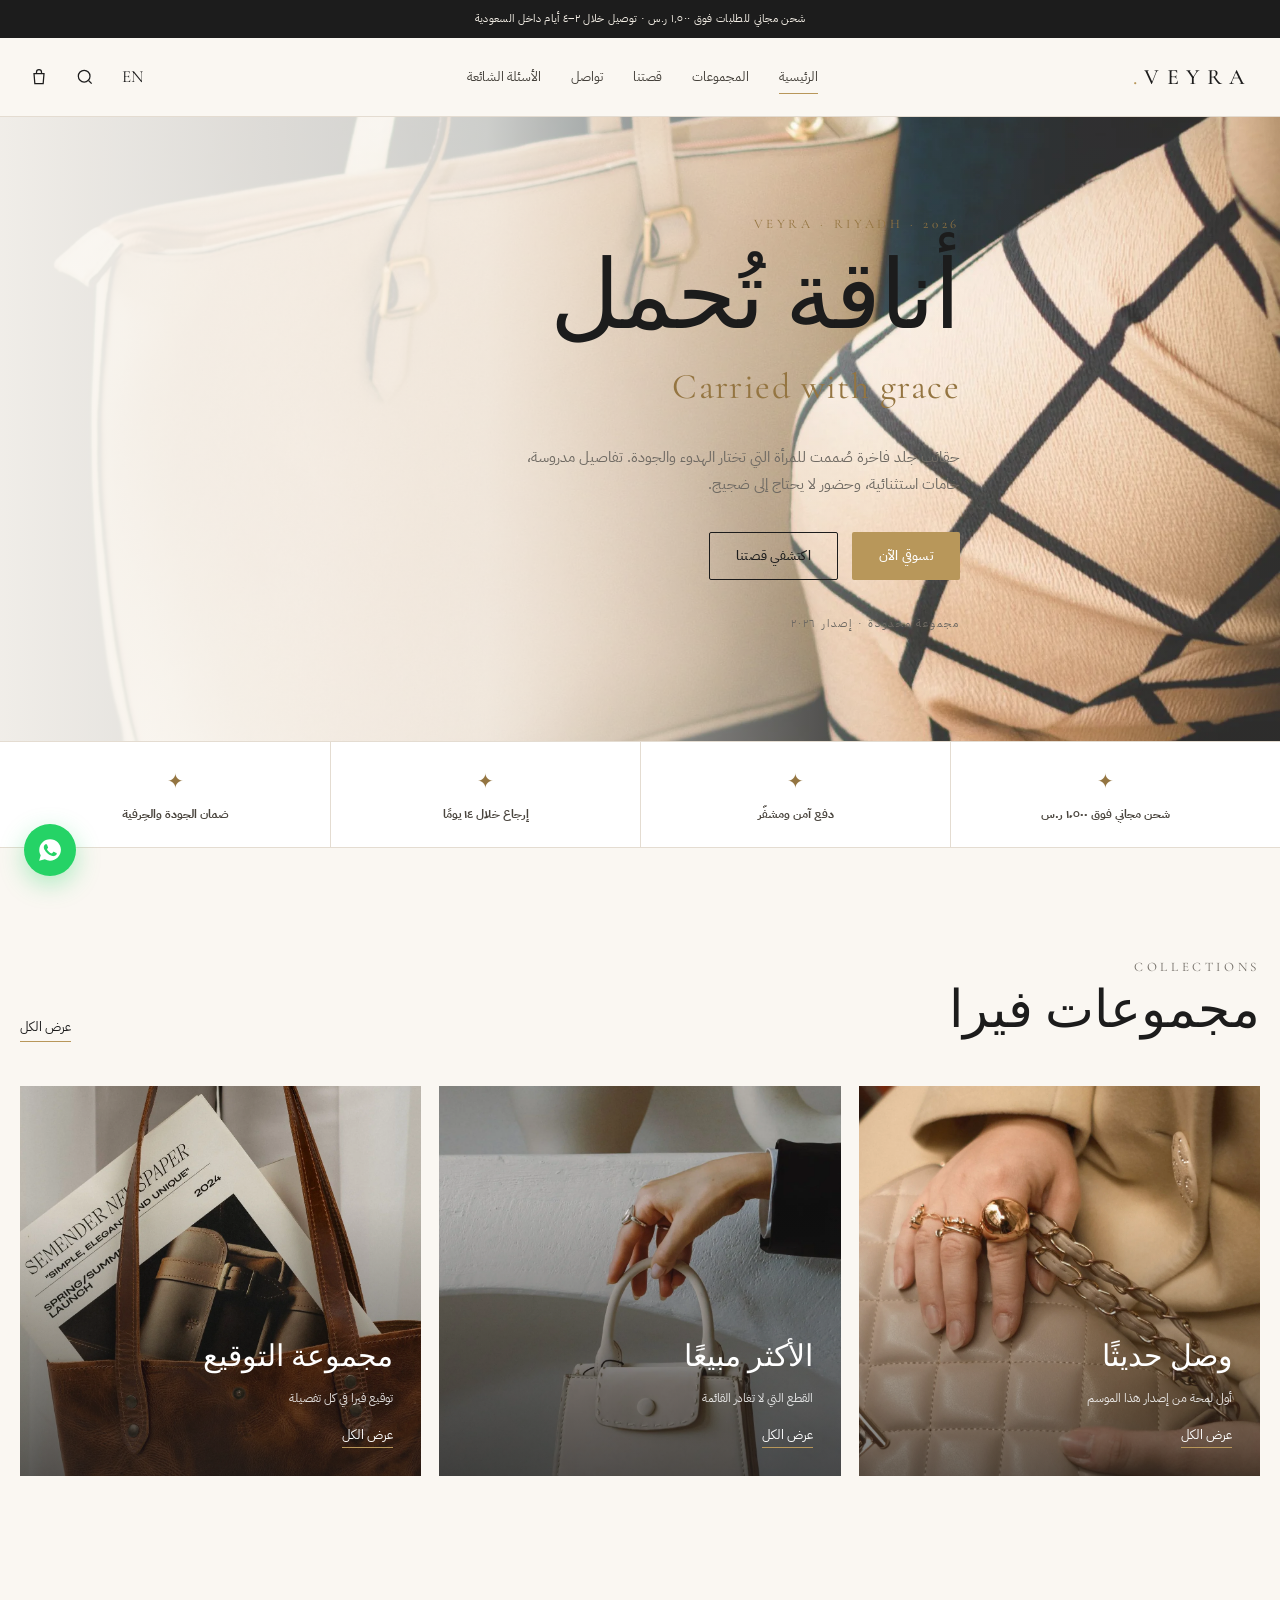
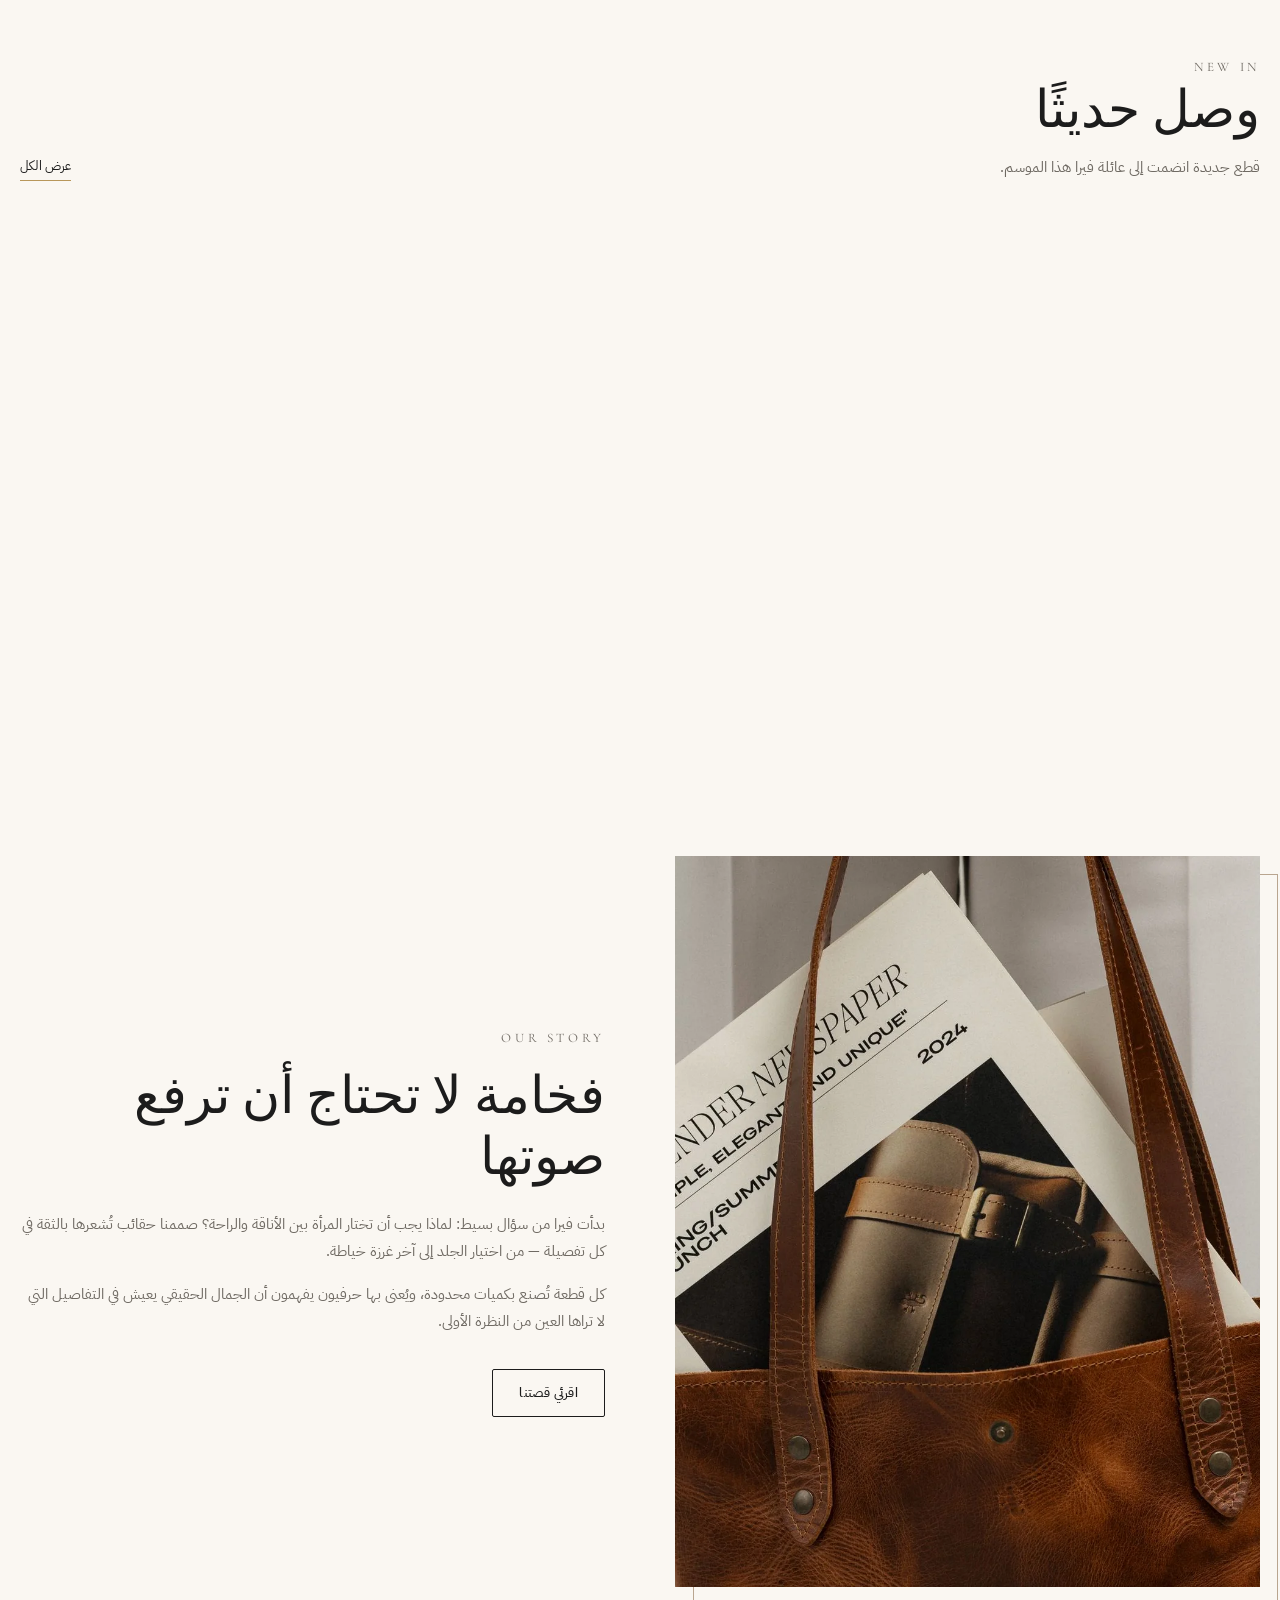
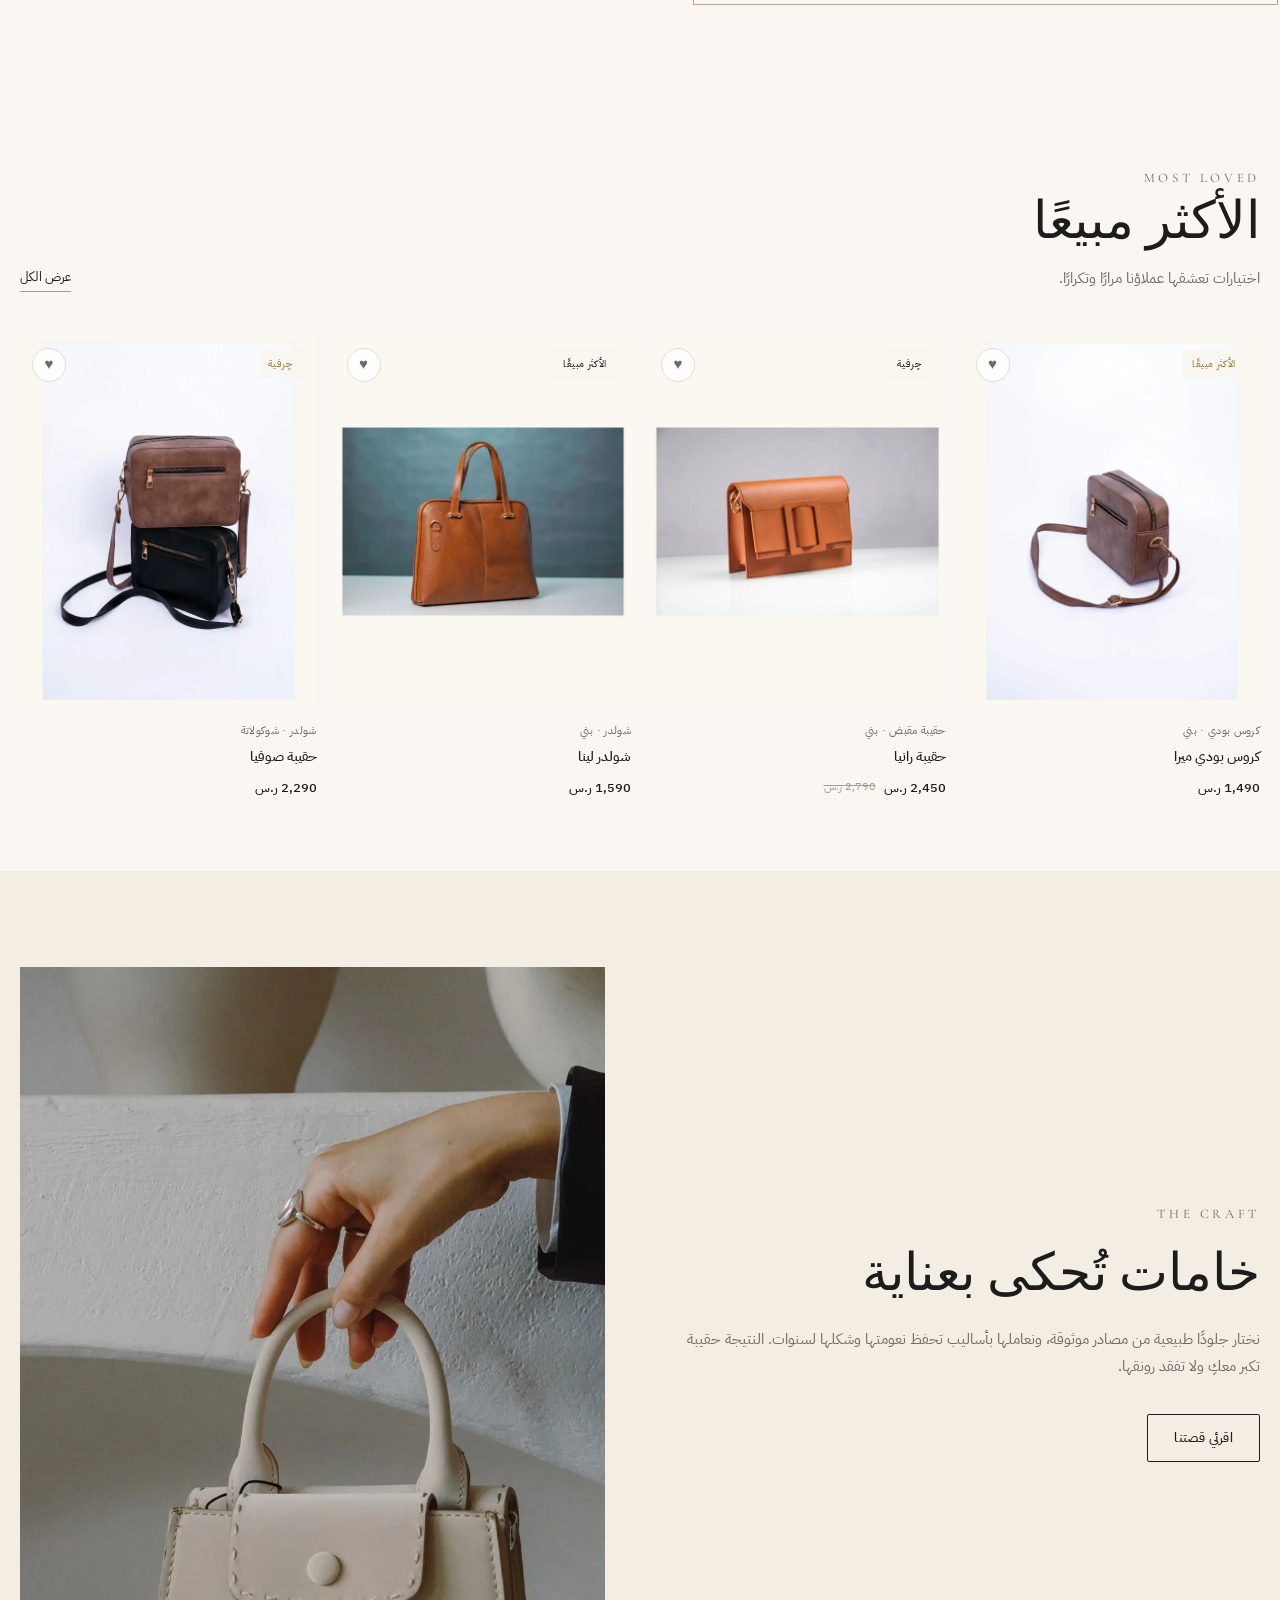
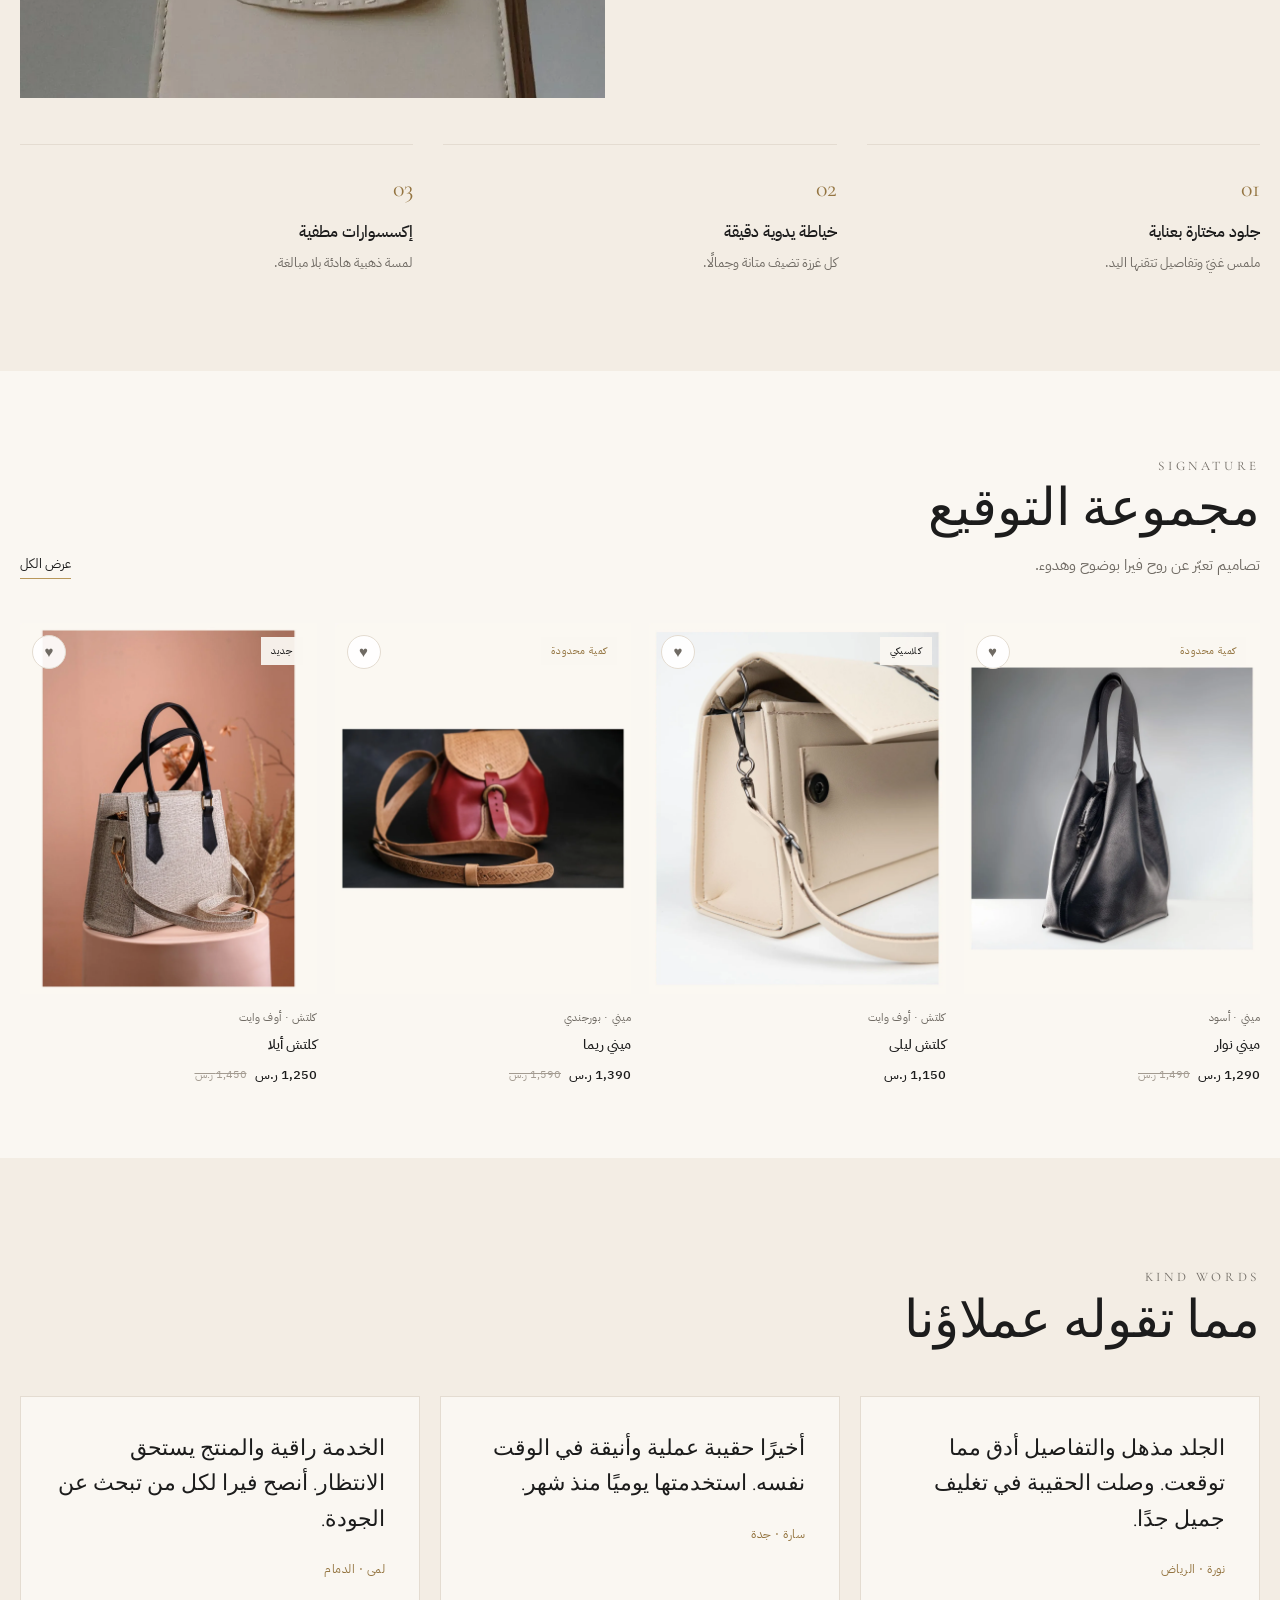
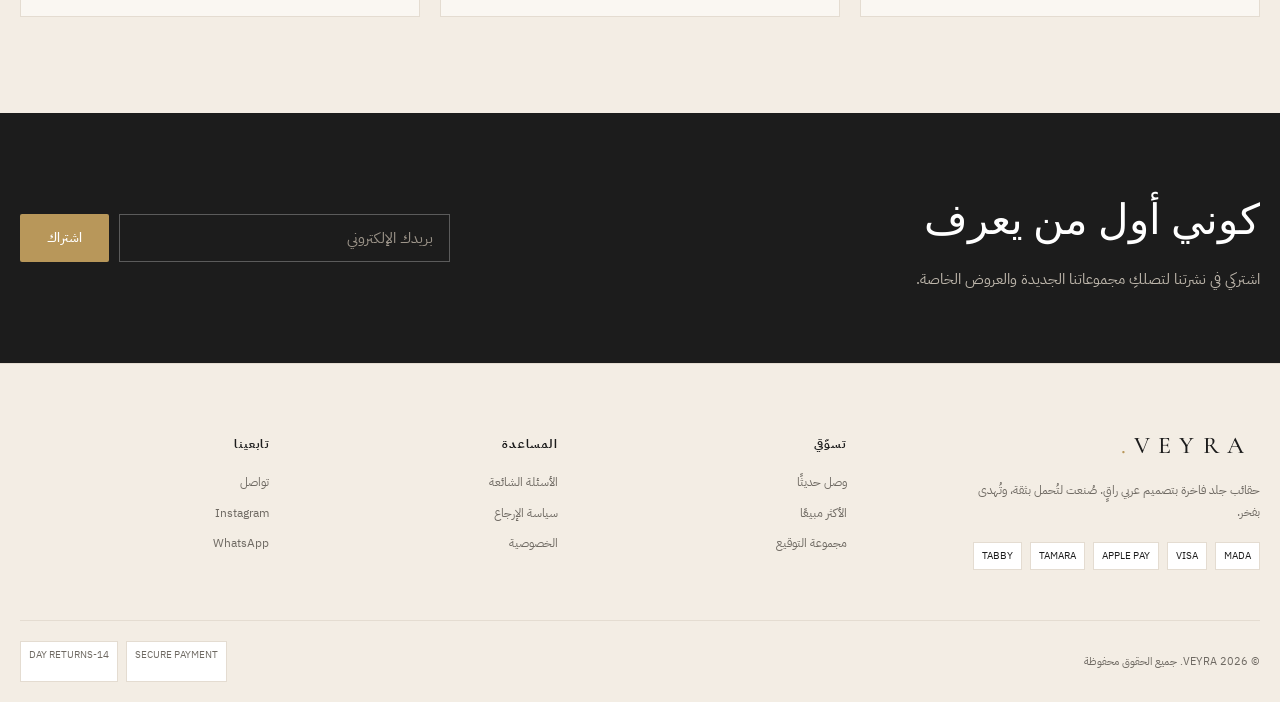
<file: index.html>
<!DOCTYPE html>
<html lang="ar" dir="rtl">
<head>
  <meta charset="UTF-8">
  <meta name="viewport" content="width=device-width, initial-scale=1">
  <title>VEYRA | أناقة تُحمل — حقائب جلد فاخرة</title>
  <meta name="description" content="فيرا — حقائب جلد فاخرة بتصميم عربي راقٍ. مجموعات محدودة، خامات استثنائية، وشحن مجاني داخل السعودية فوق ١٬٥٠٠ ريال.">
  <meta property="og:title" content="VEYRA | Carried with grace">
  <meta property="og:description" content="Luxury leather bags with a refined Arabic sensibility.">
  <meta property="og:image" content="images/hero/veyra-hero-1.webp">
  <link rel="icon" href="data:image/svg+xml,%3Csvg xmlns='http://www.w3.org/2000/svg' viewBox='0 0 64 64'%3E%3Crect width='64' height='64' rx='12' fill='%231C1C1C'/%3E%3Ctext x='50%25' y='54%25' fill='%23B8975A' font-family='Georgia,serif' font-size='38' text-anchor='middle'%3EV%3C/text%3E%3C/svg%3E">
  <link rel="preconnect" href="https://fonts.googleapis.com">
  <link rel="preconnect" href="https://fonts.gstatic.com" crossorigin>
  <link href="https://fonts.googleapis.com/css2?family=Cormorant+Garamond:wght@300;400;500;600&family=IBM+Plex+Sans+Arabic:wght@300;400;500;600&display=swap" rel="stylesheet">
  <link rel="stylesheet" href="assets/css/style.css">
  <script>(function(){try{var l=localStorage.getItem('veyra_lang')||'ar';document.documentElement.lang=l;document.documentElement.dir=l==='en'?'ltr':'rtl';}catch(e){}})();</script>
</head>
<body data-page="home">

  <div class="announce" data-i18n="announce">شحن مجاني للطلبات فوق ١٬٥٠٠ ر.س · توصيل خلال ٢–٤ أيام داخل السعودية</div>
  <header class="site-header">
    <div class="container header-inner">
      <button class="icon-btn menu-btn" id="menuBtn" type="button" data-i18n-aria="menu" aria-label="القائمة" aria-expanded="false">
        <svg width="22" height="22" viewBox="0 0 24 24" fill="none" stroke="currentColor" stroke-width="1.5"><path d="M3 6h18M3 12h18M3 18h18"/></svg>
      </button>
      <a class="wordmark" href="index.html" aria-label="Veyra home">VEYRA<span>.</span></a>
      <nav class="main-nav" id="mainNav" aria-label="التنقل الرئيسي">
        <a href="index.html" class="is-active" data-i18n="nav_home">الرئيسية</a>
        <a href="collections.html" data-i18n="nav_collections">المجموعات</a>
        <a href="about.html" data-i18n="nav_about">قصتنا</a>
        <a href="contact.html" data-i18n="nav_contact">تواصل</a>
        <a href="faq.html" data-i18n="nav_faq">الأسئلة الشائعة</a>
      </nav>
      <div class="header-actions">
        <button class="lang-btn" type="button" data-lang-toggle data-i18n="lang">EN</button>
        <button class="icon-btn" id="searchBtn" type="button" data-i18n-aria="search" aria-label="بحث">
          <svg width="20" height="20" viewBox="0 0 24 24" fill="none" stroke="currentColor" stroke-width="1.5"><circle cx="11" cy="11" r="7"/><path d="m20 20-3.5-3.5"/></svg>
        </button>
        <a class="icon-btn cart-link" href="cart.html" data-i18n-aria="cart" aria-label="السلة">
          <svg width="20" height="20" viewBox="0 0 24 24" fill="none" stroke="currentColor" stroke-width="1.5"><path d="M6 8h12l-1 12H7L6 8Z"/><path d="M9 8V6a3 3 0 0 1 6 0v2"/></svg>
          <span class="cart-count" data-cart-count hidden>0</span>
        </a>
      </div>
    </div>
  </header>

  <div class="search-panel" id="searchPanel">
    <div class="search-box">
      <button class="search-close" id="searchClose" type="button" aria-label="إغلاق">×</button>
      <form id="searchForm">
        <input type="search" data-i18n-ph="search_placeholder" placeholder="ابحثي عن حقيبة...">
        <button class="btn btn-primary" type="submit" data-i18n="search">بحث</button>
      </form>
    </div>
  </div>

  <main>
    <!-- Hero -->
    <section class="hero">
      <div class="hero-media">
        <img src="images/hero/veyra-hero-1.webp" alt="امرأة ترتدي إطلالة أنيقة وتحمل حقيبة جلد فاخرة من فيرا" width="2000" height="1200" fetchpriority="high">
      </div>
      <div class="container hero-inner">
        <p class="kicker" data-i18n="hero_eyebrow">VEYRA · RIYADH · 2026</p>
        <h1 data-i18n="hero_title">أناقة تُحمل</h1>
        <p class="hero-sub" data-i18n="hero_sub">Carried with grace</p>
        <p class="hero-desc" data-i18n="hero_desc">حقائب جلد فاخرة صُممت للمرأة التي تختار الهدوء والجودة. تفاصيل مدروسة، خامات استثنائية، وحضور لا يحتاج إلى ضجيج.</p>
        <div class="hero-actions">
          <a href="collections.html" class="btn btn-gold" data-i18n="hero_cta">تسوقي الآن</a>
          <a href="about.html" class="btn btn-outline" data-i18n="hero_secondary">اكتشفي قصتنا</a>
        </div>
        <p class="hero-note" data-i18n="hero_note">مجموعة محدودة · إصدار ٢٠٢٦</p>
      </div>
    </section>

    <!-- شارات الثقة -->
    <div class="trust-bar">
      <div class="container trust-grid">
        <div class="trust-item"><span>✦</span><b data-i18n="trust_free">شحن مجاني فوق ١٬٥٠٠ ر.س</b></div>
        <div class="trust-item"><span>✦</span><b data-i18n="trust_secure">دفع آمن ومشفّر</b></div>
        <div class="trust-item"><span>✦</span><b data-i18n="trust_return">إرجاع خلال ١٤ يومًا</b></div>
        <div class="trust-item"><span>✦</span><b data-i18n="trust_quality">ضمان الجودة والحِرفية</b></div>
      </div>
    </div>

    <!-- المجموعات المميزة -->
    <section class="section">
      <div class="container">
        <div class="section-head section-head--row reveal">
          <div><p class="kicker">COLLECTIONS</p><h2 data-i18n="collections_title">مجموعات فيرا</h2></div>
          <a href="collections.html" class="text-link" data-i18n="view_all">عرض الكل</a>
        </div>
        <div class="category-grid">
          <a href="collections.html?cat=new" class="category-card reveal">
            <img src="images/hero/veyra-hero-2.webp" alt="حقيبة جلد بيج بتفاصيل ذهبية تُحمل بإطلالة راقية" loading="lazy" width="2000" height="1200">
            <div class="category-card__copy"><h3 data-i18n="cat_new">وصل حديثًا</h3><p data-i18n="cat_new_sub">أول لمحة من إصدار هذا الموسم</p><span class="text-link" data-i18n="view_all">عرض الكل</span></div>
          </a>
          <a href="collections.html?cat=best" class="category-card reveal">
            <img src="images/hero/veyra-hero-3.webp" alt="يد تحمل حقيبة جلد بيج بتفاصيل نحتية هادئة" loading="lazy" width="2000" height="1200">
            <div class="category-card__copy"><h3 data-i18n="cat_best">الأكثر مبيعًا</h3><p data-i18n="cat_best_sub">القطع التي لا تغادر القائمة</p><span class="text-link" data-i18n="view_all">عرض الكل</span></div>
          </a>
          <a href="collections.html?cat=signature" class="category-card reveal">
            <img src="images/hero/veyra-hero-4.webp" alt="امرأة تحمل حقيبة جلد بنية في استوديو بإضاءة ناعمة" loading="lazy" width="2000" height="1200">
            <div class="category-card__copy"><h3 data-i18n="cat_signature">مجموعة التوقيع</h3><p data-i18n="cat_signature_sub">توقيع فيرا في كل تفصيلة</p><span class="text-link" data-i18n="view_all">عرض الكل</span></div>
          </a>
        </div>
      </div>
    </section>

    <!-- وصل حديثاً -->
    <section class="section section--tight">
      <div class="container">
        <div class="section-head section-head--row reveal">
          <div><p class="kicker">NEW IN</p><h2 data-i18n="section_new">وصل حديثًا</h2><p data-i18n="section_new_sub">قطع جديدة انضمت إلى عائلة فيرا هذا الموسم.</p></div>
          <a href="collections.html?cat=new" class="text-link" data-i18n="view_all">عرض الكل</a>
        </div>
        <div class="product-grid" id="gridNew"></div>
      </div>
    </section>

    <!-- القصة -->
    <section class="section">
      <div class="container split">
        <div class="split-media reveal"><img src="images/hero/veyra-hero-4.webp" alt="امرأة ترتدي الأبيض وتحمل حقيبة جلد بنية" loading="lazy" width="2000" height="1200"></div>
        <div class="split-copy reveal">
          <p class="kicker" data-i18n="story_kicker">OUR STORY</p>
          <h2 data-i18n="story_title">فخامة لا تحتاج أن ترفع صوتها</h2>
          <p data-i18n="story_text">بدأت فيرا من سؤال بسيط: لماذا يجب أن تختار المرأة بين الأناقة والراحة؟ صممنا حقائب تُشعرها بالثقة في كل تفصيلة.</p>
          <p data-i18n="story_text2">كل قطعة تُصنع بكميات محدودة، ويُعنى بها حرفيون يفهمون أن الجمال الحقيقي يعيش في التفاصيل.</p>
          <a href="about.html" class="btn btn-outline" data-i18n="story_cta">اقرئي قصتنا</a>
        </div>
      </div>
    </section>

    <!-- الأكثر مبيعاً -->
    <section class="section section--tight">
      <div class="container">
        <div class="section-head section-head--row reveal">
          <div><p class="kicker">MOST LOVED</p><h2 data-i18n="section_best">الأكثر مبيعًا</h2><p data-i18n="section_best_sub">اختيارات تعشقها عملاؤنا مرارًا وتكرارًا.</p></div>
          <a href="collections.html?cat=best" class="text-link" data-i18n="view_all">عرض الكل</a>
        </div>
        <div class="product-grid" id="gridBest"></div>
      </div>
    </section>

    <!-- الحِرفية -->
    <section class="section" style="background:var(--bg-2)">
      <div class="container">
        <div class="split">
          <div class="split-copy reveal">
            <p class="kicker" data-i18n="craft_kicker">THE CRAFT</p>
            <h2 data-i18n="craft_title">خامات تُحكى بعناية</h2>
            <p data-i18n="craft_text">نختار جلودًا طبيعية من مصادر موثوقة، ونعاملها بأساليب تحفظ نعومتها وشكلها لسنوات.</p>
            <a href="about.html" class="btn btn-outline" data-i18n="story_cta">اقرئي قصتنا</a>
          </div>
          <div class="split-media reveal"><img src="images/hero/veyra-hero-3.webp" alt="تفاصيل خامة الجلد وإغلاق حقيبة فيرا" loading="lazy" width="2000" height="1200"></div>
        </div>
        <div class="craft-grid">
          <div class="craft-item reveal"><span>01</span><h3 data-i18n="craft_1">جلود مختارة بعناية</h3><p data-i18n="craft_1_sub">ملمس غنيّ وتفاصيل تتقنها اليد.</p></div>
          <div class="craft-item reveal"><span>02</span><h3 data-i18n="craft_2">خياطة يدوية دقيقة</h3><p data-i18n="craft_2_sub">كل غرزة تضيف متانة وجمالًا.</p></div>
          <div class="craft-item reveal"><span>03</span><h3 data-i18n="craft_3">إكسسوارات مطفية</h3><p data-i18n="craft_3_sub">لمسة ذهبية هادئة بلا مبالغة.</p></div>
        </div>
      </div>
    </section>

    <!-- التوقيع -->
    <section class="section section--tight">
      <div class="container">
        <div class="section-head section-head--row reveal">
          <div><p class="kicker">SIGNATURE</p><h2 data-i18n="section_signature">مجموعة التوقيع</h2><p data-i18n="section_signature_sub">تصاميم تعبّر عن روح فيرا بوضوح وهدوء.</p></div>
          <a href="collections.html?cat=signature" class="text-link" data-i18n="view_all">عرض الكل</a>
        </div>
        <div class="product-grid" id="gridSignature"></div>
      </div>
    </section>

    <!-- الآراء -->
    <section class="section testimonials">
      <div class="container">
        <div class="section-head reveal"><p class="kicker" data-i18n="testimonial_kicker">KIND WORDS</p><h2 data-i18n="testimonial_title">مما تقوله عملاؤنا</h2></div>
        <div class="testi-grid">
          <div class="testi-card reveal"><p class="quote" data-i18n="t1">الجلد مذهل والتفاصيل أدق مما توقعت.</p><cite data-i18n="t1n">نورة · الرياض</cite></div>
          <div class="testi-card reveal"><p class="quote" data-i18n="t2">أخيرًا حقيبة عملية وأنيقة في الوقت نفسه.</p><cite data-i18n="t2n">سارة · جدة</cite></div>
          <div class="testi-card reveal"><p class="quote" data-i18n="t3">الخدمة راقية والمنتج يستحق الانتظار.</p><cite data-i18n="t3n">لمى · الدمام</cite></div>
        </div>
      </div>
    </section>

    <!-- النشرة -->
    <section class="newsletter">
      <div class="container newsletter-inner">
        <div><h2 data-i18n="newsletter_title">كوني أول من يعرف</h2><p data-i18n="newsletter_text">اشتركي في نشرتنا لتصلكِ مجموعاتنا الجديدة والعروض الخاصة.</p></div>
        <form data-newsletter>
          <input type="email" required data-i18n-ph="newsletter_placeholder" placeholder="بريدك الإلكتروني">
          <button class="btn btn-gold" type="submit" data-i18n="newsletter_button">اشتراك</button>
        </form>
      </div>
    </section>
  </main>

  <footer class="site-footer">
    <div class="container footer-grid">
      <div class="footer-brand">
        <a class="wordmark" href="index.html">VEYRA<span>.</span></a>
        <p data-i18n="footer_desc">حقائب جلد فاخرة بتصميم عربي راقٍ. صُنعت لتُحمل بثقة، وتُهدى بفخر.</p>
        <div class="pay-badges"><span>MADA</span><span>VISA</span><span>APPLE PAY</span><span>TAMARA</span><span>TABBY</span></div>
      </div>
      <div class="footer-col"><h3 data-i18n="footer_shop">تسوّقي</h3><a href="collections.html?cat=new" data-i18n="cat_new">وصل حديثًا</a><a href="collections.html?cat=best" data-i18n="cat_best">الأكثر مبيعًا</a><a href="collections.html?cat=signature" data-i18n="cat_signature">مجموعة التوقيع</a></div>
      <div class="footer-col"><h3 data-i18n="footer_help">المساعدة</h3><a href="faq.html" data-i18n="nav_faq">الأسئلة الشائعة</a><a href="faq.html">سياسة الإرجاع</a><a href="faq.html">الخصوصية</a></div>
      <div class="footer-col"><h3 data-i18n="footer_follow">تابعينا</h3><a href="contact.html" data-i18n="nav_contact">تواصل</a><a href="https://www.instagram.com/" target="_blank" rel="noopener noreferrer">Instagram</a><a href="https://wa.me/966542308267" target="_blank" rel="noopener noreferrer">WhatsApp</a></div>
    </div>
    <div class="container footer-bottom">
      <p>© <span data-year>2026</span> VEYRA. <span data-i18n="footer_rights">جميع الحقوق محفوظة</span></p>
      <div class="pay-badges"><span>SECURE PAYMENT</span><span>14-DAY RETURNS</span></div>
    </div>
  </footer>

  <a class="whatsapp-float" href="https://wa.me/966542308267" target="_blank" rel="noopener noreferrer" aria-label="WhatsApp">
    <svg width="26" height="26" viewBox="0 0 24 24" fill="currentColor"><path d="M12.04 2C6.5 2 2.1 6.4 2.1 11.94c0 1.75.46 3.46 1.32 4.96L2 22l5.24-1.37a9.9 9.9 0 0 0 4.8 1.22h.01c5.54 0 10.04-4.5 10.04-10.04C22.09 6.4 17.59 2 12.04 2Zm5.87 14.23c-.25.7-1.44 1.35-1.99 1.4-.53.05-1.04.23-3.5-.75-2.95-1.17-4.82-4.19-4.96-4.39-.14-.2-1.18-1.57-1.18-3s.74-2.14 1-2.43c.26-.29.57-.36.76-.36.19 0 .39 0 .56.01.18.01.42-.07.66.5.25.6.84 2.06.91 2.21.07.15.12.32.02.52-.1.2-.15.32-.3.5-.15.17-.31.39-.45.52-.15.15-.3.31-.13.61.17.31.76 1.25 1.63 2.03 1.12 1 2.07 1.31 2.37 1.46.3.15.48.13.66-.08.18-.2.76-.89.96-1.2.2-.3.4-.25.67-.15.27.1 1.72.87 2.02 1.02.3.15.5.23.57.36.07.13.07.75-.18 1.45Z"/></svg>
  </a>
  <div class="toast" id="toast" role="status" aria-live="polite"></div>

  <script src="assets/js/data.js"></script>
  <script src="assets/js/i18n.js"></script>
  <script src="assets/js/app.js"></script>
  <script src="assets/js/pages.js"></script>
  <script>document.addEventListener('DOMContentLoaded', function () { VeyraI18n.init(); Veyra.initCommon(); VeyraPages.init(); });</script>
</body>
</html>
</file>
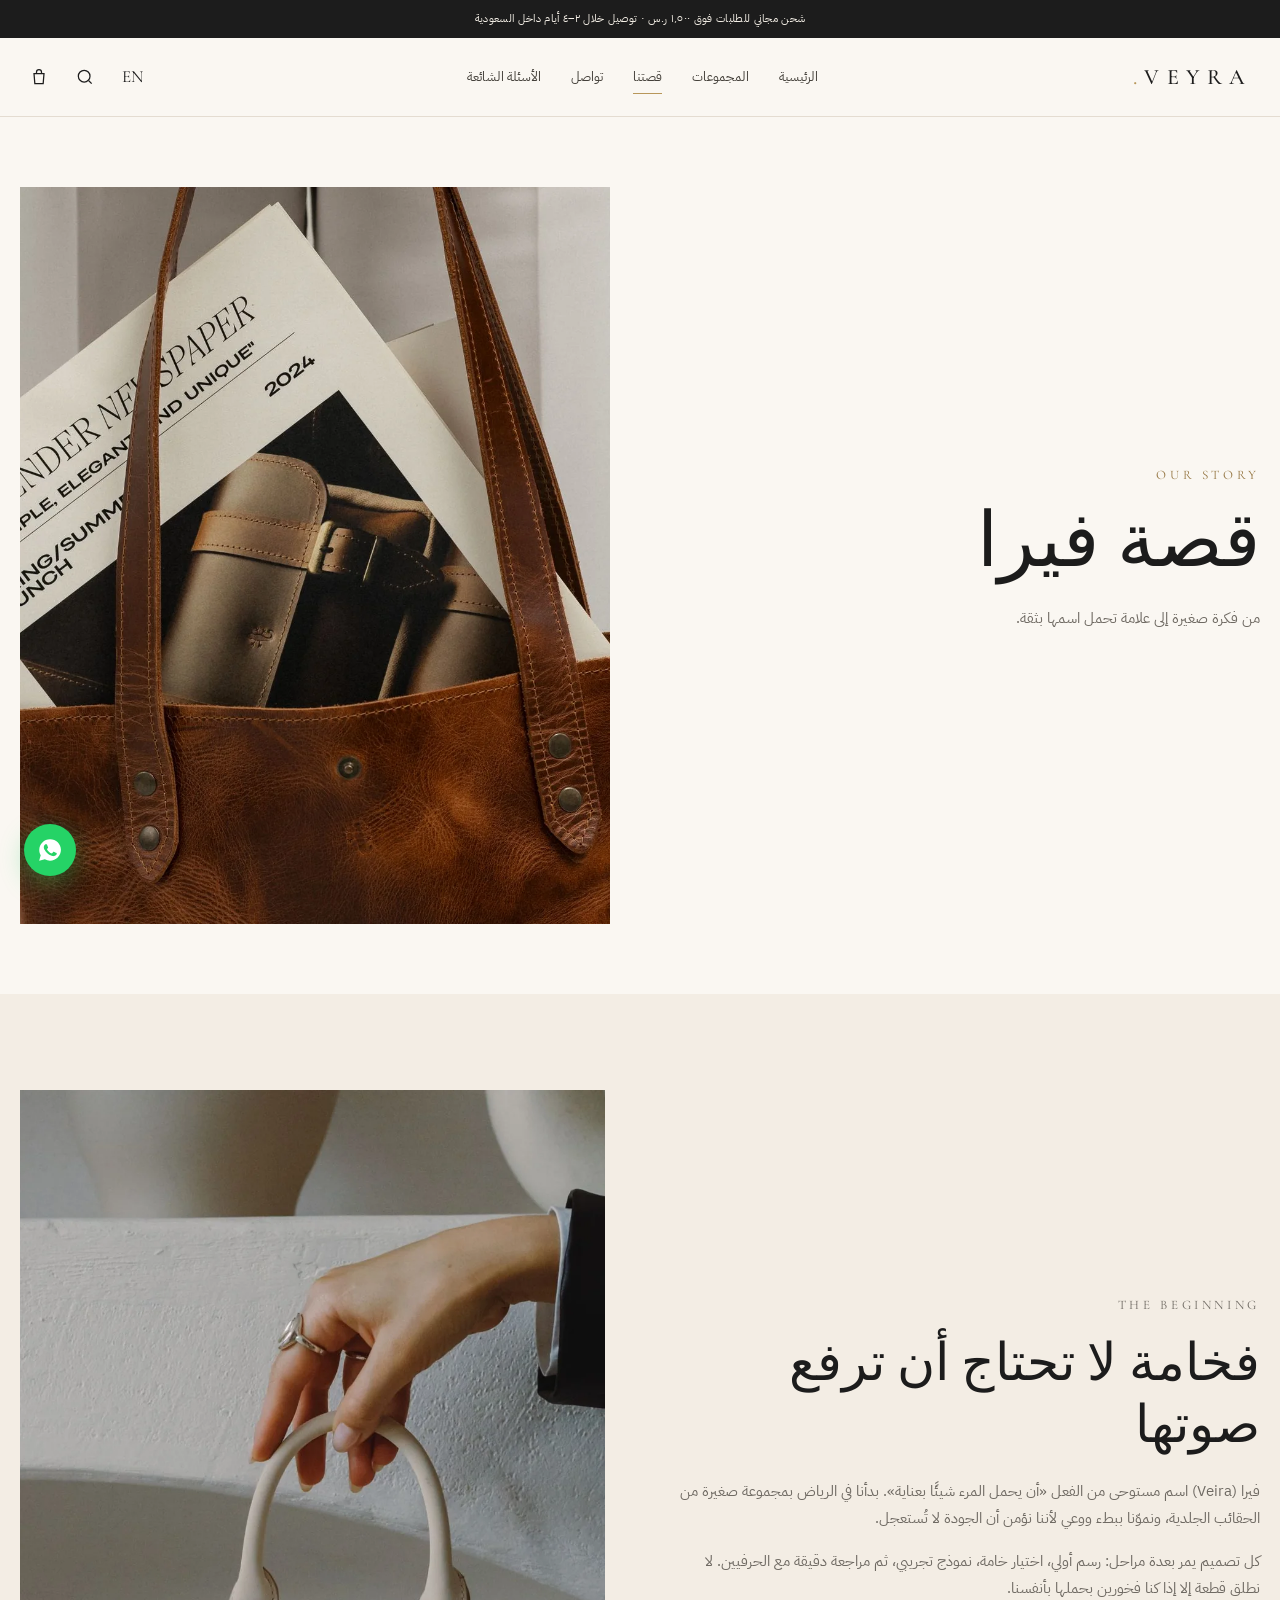
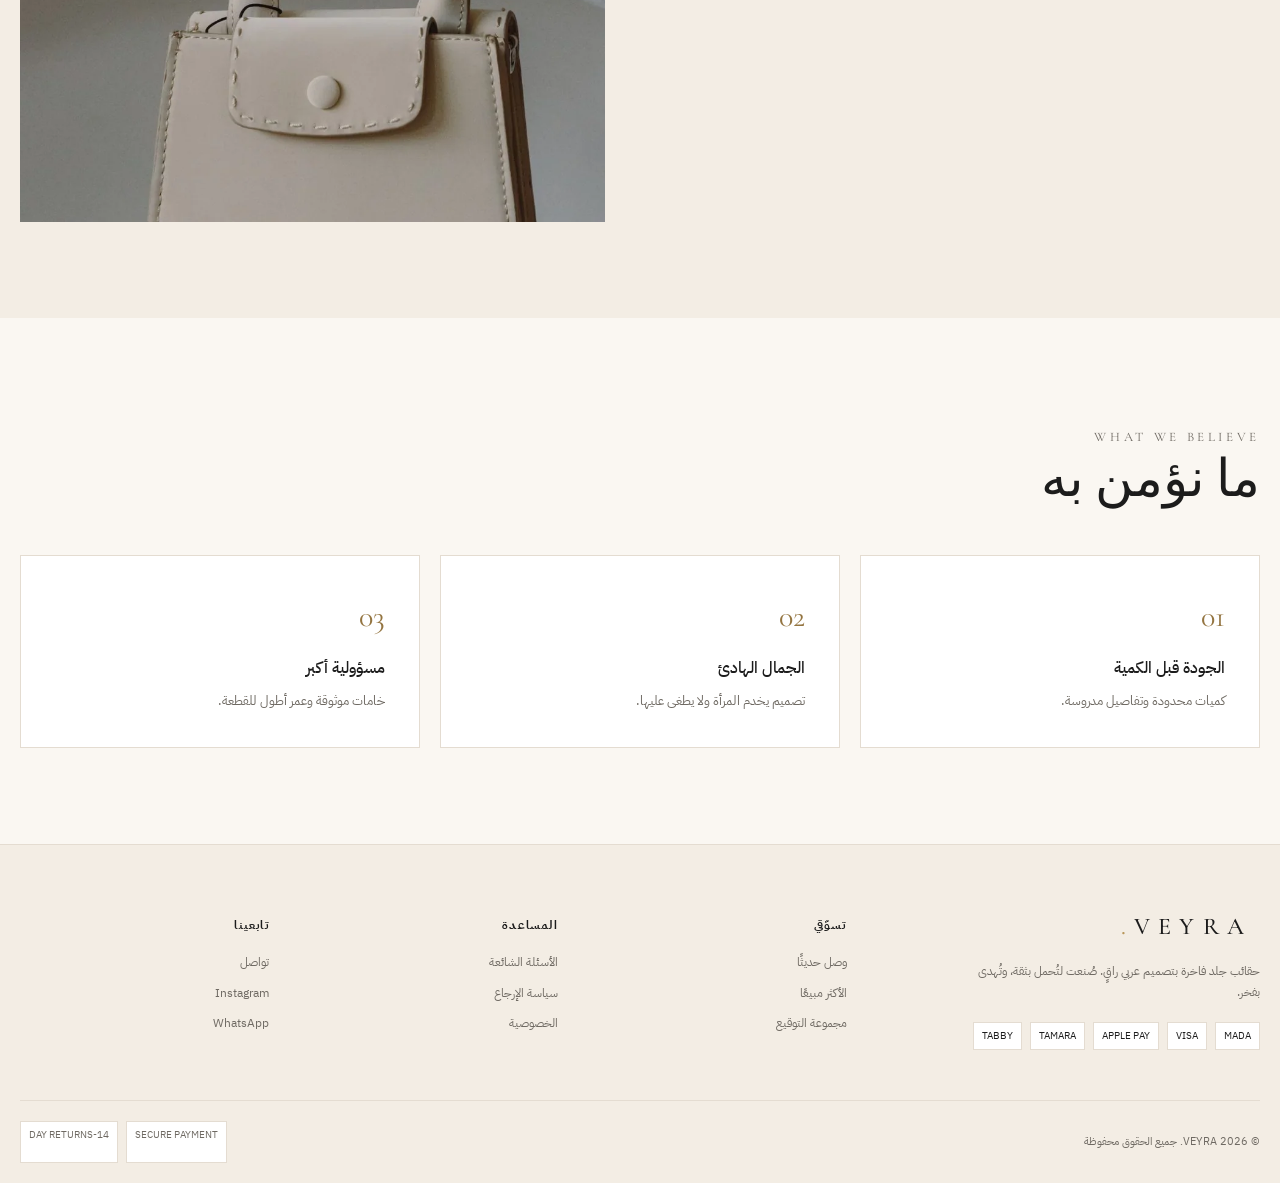
<file: about.html>
<!DOCTYPE html>
<html lang="ar" dir="rtl">
<head>
  <meta charset="UTF-8">
  <meta name="viewport" content="width=device-width, initial-scale=1">
  <title>VEYRA | قصتنا</title>
  <meta name="description" content="قصة علامة فيرا والخامات والحِرفية.">
  <meta property="og:title" content="VEYRA | Carried with grace">
  <meta property="og:image" content="images/hero/veyra-hero-1.webp">
  <link rel="icon" href="data:image/svg+xml,%3Csvg xmlns='http://www.w3.org/2000/svg' viewBox='0 0 64 64'%3E%3Crect width='64' height='64' rx='12' fill='%231C1C1C'/%3E%3Ctext x='50%25' y='54%25' fill='%23B8975A' font-family='Georgia,serif' font-size='38' text-anchor='middle'%3EV%3C/text%3E%3C/svg%3E">
  <link rel="preconnect" href="https://fonts.googleapis.com">
  <link rel="preconnect" href="https://fonts.gstatic.com" crossorigin>
  <link href="https://fonts.googleapis.com/css2?family=Cormorant+Garamond:wght@300;400;500;600&family=IBM+Plex+Sans+Arabic:wght@300;400;500;600&display=swap" rel="stylesheet">
  <link rel="stylesheet" href="assets/css/style.css">
  <script>(function(){try{var l=localStorage.getItem('veyra_lang')||'ar';document.documentElement.lang=l;document.documentElement.dir=l==='en'?'ltr':'rtl';}catch(e){}})();</script>
</head>
<body data-page="about">

  <div class="announce" data-i18n="announce">شحن مجاني للطلبات فوق ١٬٥٠٠ ر.س · توصيل خلال ٢–٤ أيام داخل السعودية</div>
  <header class="site-header">
    <div class="container header-inner">
      <button class="icon-btn menu-btn" id="menuBtn" type="button" data-i18n-aria="menu" aria-label="القائمة" aria-expanded="false">
        <svg width="22" height="22" viewBox="0 0 24 24" fill="none" stroke="currentColor" stroke-width="1.5"><path d="M3 6h18M3 12h18M3 18h18"/></svg>
      </button>
      <a class="wordmark" href="index.html" aria-label="Veyra home">VEYRA<span>.</span></a>
      <nav class="main-nav" id="mainNav" aria-label="التنقل الرئيسي">
        <a href="index.html"  data-i18n="nav_home">الرئيسية</a>
        <a href="collections.html"  data-i18n="nav_collections">المجموعات</a>
        <a href="about.html" class="is-active" data-i18n="nav_about">قصتنا</a>
        <a href="contact.html"  data-i18n="nav_contact">تواصل</a>
        <a href="faq.html"  data-i18n="nav_faq">الأسئلة الشائعة</a>
      </nav>
      <div class="header-actions">
        <button class="lang-btn" type="button" data-lang-toggle data-i18n="lang">EN</button>
        <button class="icon-btn" id="searchBtn" type="button" data-i18n-aria="search" aria-label="بحث">
          <svg width="20" height="20" viewBox="0 0 24 24" fill="none" stroke="currentColor" stroke-width="1.5"><circle cx="11" cy="11" r="7"/><path d="m20 20-3.5-3.5"/></svg>
        </button>
        <a class="icon-btn cart-link" href="cart.html" data-i18n-aria="cart" aria-label="السلة">
          <svg width="20" height="20" viewBox="0 0 24 24" fill="none" stroke="currentColor" stroke-width="1.5"><path d="M6 8h12l-1 12H7L6 8Z"/><path d="M9 8V6a3 3 0 0 1 6 0v2"/></svg>
          <span class="cart-count" data-cart-count hidden>0</span>
        </a>
      </div>
    </div>
  </header>

  <div class="search-panel" id="searchPanel">
    <div class="search-box">
      <button class="search-close" id="searchClose" type="button" aria-label="إغلاق">×</button>
      <form id="searchForm">
        <input type="search" data-i18n-ph="search_placeholder" placeholder="ابحثي عن حقيبة...">
        <button class="btn btn-primary" type="submit" data-i18n="search">بحث</button>
      </form>
    </div>
  </div>

  <main>

    <div class="container story-hero">
      <div class="reveal"><p class="kicker">OUR STORY</p><h1 style="font-family:var(--serif);font-size:clamp(44px,6vw,76px);font-weight:400;line-height:1.1;margin:0 0 20px" data-i18n="about_title">قصة فيرا</h1><p style="color:var(--muted)" data-i18n="about_sub">من فكرة صغيرة إلى علامة تحمل اسمها بثقة.</p></div>
      <div class="reveal"><img src="images/hero/veyra-hero-4.webp" alt="حقيبة جلد بنية بحزام رفيع في إضاءة استوديو ناعمة" width="2000" height="1200"></div>
    </div>
    <section class="section" style="background:var(--bg-2)">
      <div class="container split">
        <div class="split-copy reveal"><p class="kicker">THE BEGINNING</p><h2 data-i18n="story_title">فخامة لا تحتاج أن ترفع صوتها</h2><p data-i18n="about_p1">فيرا اسم مستوحى من الفعل «أن يحمل المرء شيئًا بعناية».</p><p data-i18n="about_p2">كل تصميم يمر بعدة مراحل: رسم أولي، اختيار خامة، نموذج تجريبي، ثم مراجعة دقيقة مع الحرفيين.</p></div>
        <div class="split-media reveal"><img src="images/hero/veyra-hero-3.webp" alt="تفاصيل إغلاق معدني وخامة جلد فاخرة" width="2000" height="1200"></div>
      </div>
    </section>
    <section class="section"><div class="container"><div class="section-head"><p class="kicker">WHAT WE BELIEVE</p><h2 data-i18n="about_values">ما نؤمن به</h2></div>
      <div class="values-grid">
        <div class="value-card reveal"><span>01</span><h3 data-i18n="value1">الجودة قبل الكمية</h3><p data-i18n="value1_sub">كميات محدودة وتفاصيل مدروسة.</p></div>
        <div class="value-card reveal"><span>02</span><h3 data-i18n="value2">الجمال الهادئ</h3><p data-i18n="value2_sub">تصميم يخدم المرأة ولا يطغى عليها.</p></div>
        <div class="value-card reveal"><span>03</span><h3 data-i18n="value3">مسؤولية أكبر</h3><p data-i18n="value3_sub">خامات موثوقة وعمر أطول للقطعة.</p></div>
      </div>
    </div></section>
  </main>

  <footer class="site-footer">
    <div class="container footer-grid">
      <div class="footer-brand">
        <a class="wordmark" href="index.html">VEYRA<span>.</span></a>
        <p data-i18n="footer_desc">حقائب جلد فاخرة بتصميم عربي راقٍ. صُنعت لتُحمل بثقة، وتُهدى بفخر.</p>
        <div class="pay-badges"><span>MADA</span><span>VISA</span><span>APPLE PAY</span><span>TAMARA</span><span>TABBY</span></div>
      </div>
      <div class="footer-col"><h3 data-i18n="footer_shop">تسوّقي</h3><a href="collections.html?cat=new" data-i18n="cat_new">وصل حديثًا</a><a href="collections.html?cat=best" data-i18n="cat_best">الأكثر مبيعًا</a><a href="collections.html?cat=signature" data-i18n="cat_signature">مجموعة التوقيع</a></div>
      <div class="footer-col"><h3 data-i18n="footer_help">المساعدة</h3><a href="faq.html" data-i18n="nav_faq">الأسئلة الشائعة</a><a href="faq.html">سياسة الإرجاع</a><a href="faq.html">الخصوصية</a></div>
      <div class="footer-col"><h3 data-i18n="footer_follow">تابعينا</h3><a href="contact.html" data-i18n="nav_contact">تواصل</a><a href="https://www.instagram.com/" target="_blank" rel="noopener noreferrer">Instagram</a><a href="https://wa.me/966542308267" target="_blank" rel="noopener noreferrer">WhatsApp</a></div>
    </div>
    <div class="container footer-bottom">
      <p>© <span data-year>2026</span> VEYRA. <span data-i18n="footer_rights">جميع الحقوق محفوظة</span></p>
      <div class="pay-badges"><span>SECURE PAYMENT</span><span>14-DAY RETURNS</span></div>
    </div>
  </footer>

  <a class="whatsapp-float" href="https://wa.me/966542308267" target="_blank" rel="noopener noreferrer" aria-label="WhatsApp">
    <svg width="26" height="26" viewBox="0 0 24 24" fill="currentColor"><path d="M12.04 2C6.5 2 2.1 6.4 2.1 11.94c0 1.75.46 3.46 1.32 4.96L2 22l5.24-1.37a9.9 9.9 0 0 0 4.8 1.22h.01c5.54 0 10.04-4.5 10.04-10.04C22.09 6.4 17.59 2 12.04 2Zm5.87 14.23c-.25.7-1.44 1.35-1.99 1.4-.53.05-1.04.23-3.5-.75-2.95-1.17-4.82-4.19-4.96-4.39-.14-.2-1.18-1.57-1.18-3s.74-2.14 1-2.43c.26-.29.57-.36.76-.36.19 0 .39 0 .56.01.18.01.42-.07.66.5.25.6.84 2.06.91 2.21.07.15.12.32.02.52-.1.2-.15.32-.3.5-.15.17-.31.39-.45.52-.15.15-.3.31-.13.61.17.31.76 1.25 1.63 2.03 1.12 1 2.07 1.31 2.37 1.46.3.15.48.13.66-.08.18-.2.76-.89.96-1.2.2-.3.4-.25.67-.15.27.1 1.72.87 2.02 1.02.3.15.5.23.57.36.07.13.07.75-.18 1.45Z"/></svg>
  </a>
  <div class="toast" id="toast" role="status" aria-live="polite"></div>

  <script src="assets/js/data.js"></script>
  <script src="assets/js/i18n.js"></script>
  <script src="assets/js/app.js"></script>
  <script src="assets/js/pages.js"></script>
  <script>document.addEventListener('DOMContentLoaded', function () { VeyraI18n.init(); Veyra.initCommon(); VeyraPages.init(); });</script>
</body>
</html>
</file>
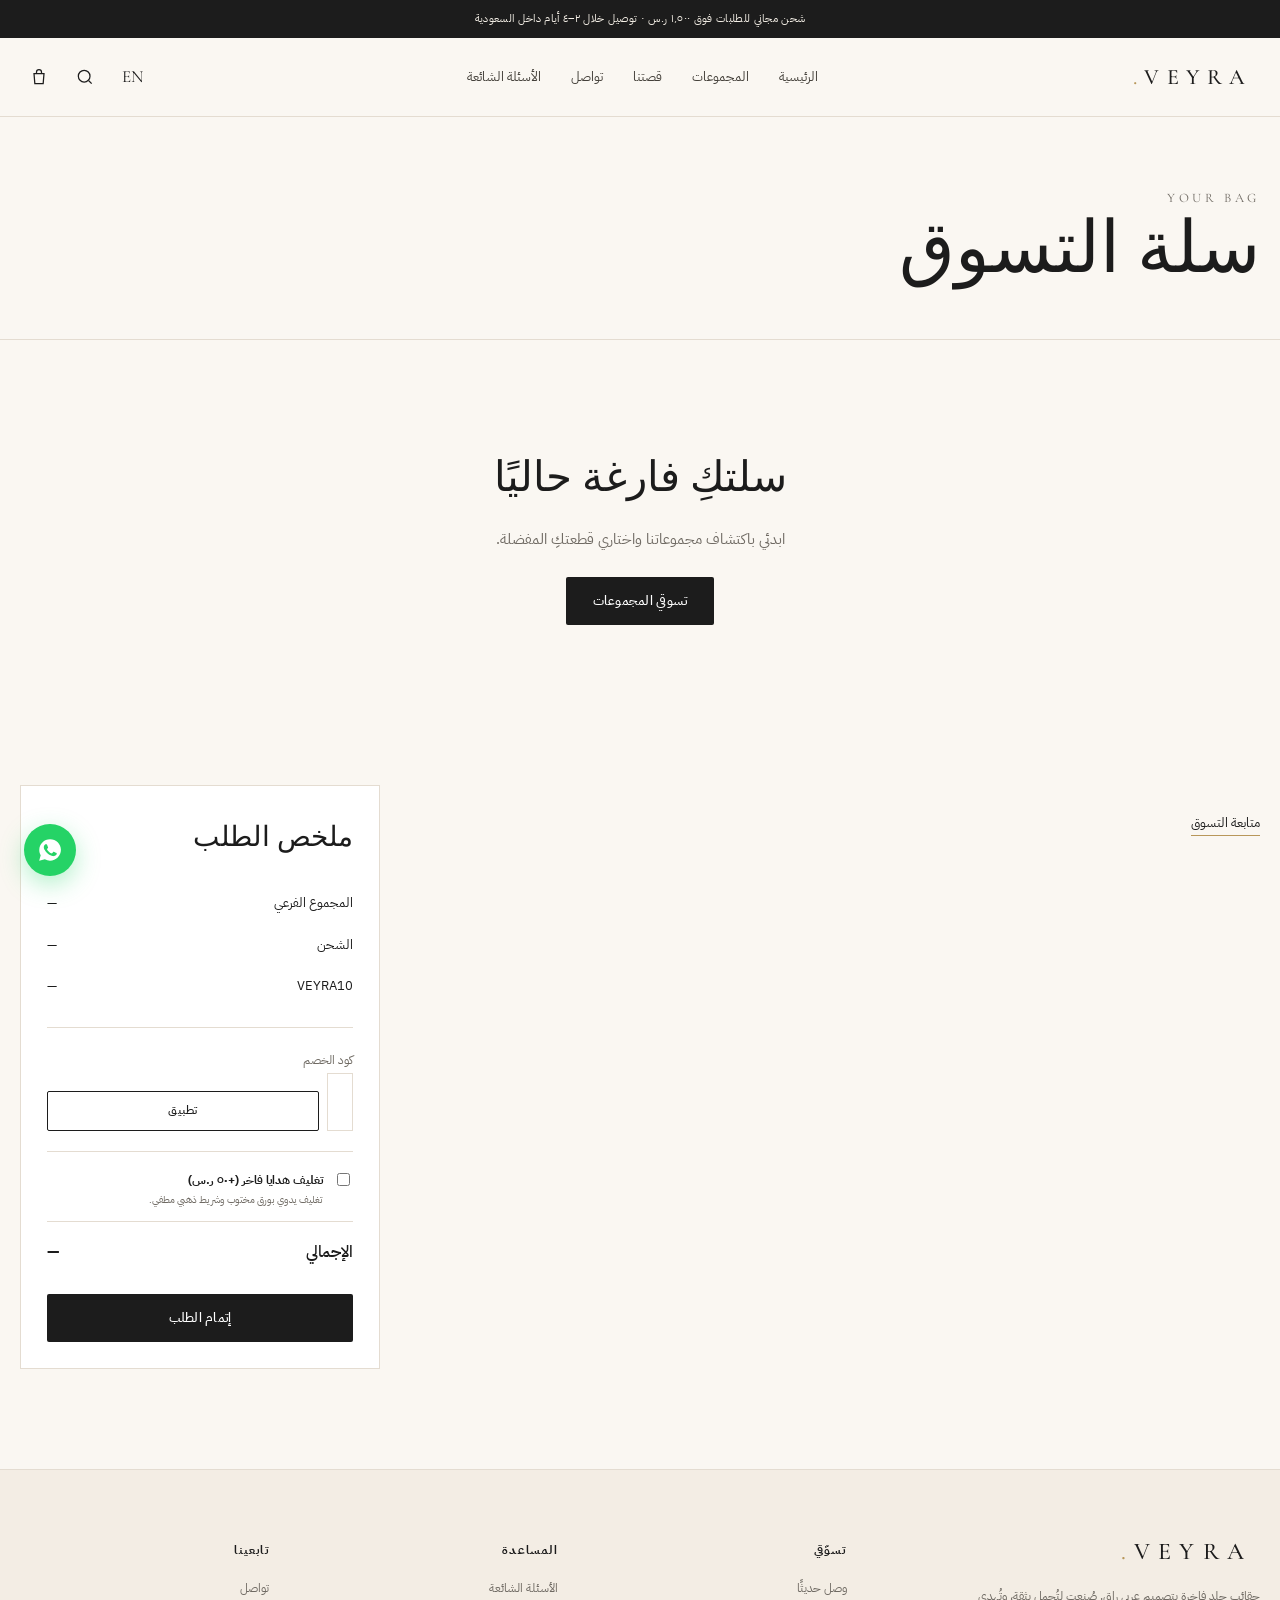
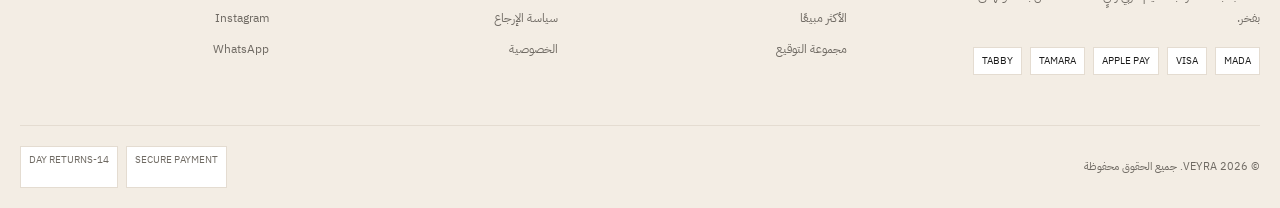
<file: cart.html>
<!DOCTYPE html>
<html lang="ar" dir="rtl">
<head>
  <meta charset="UTF-8">
  <meta name="viewport" content="width=device-width, initial-scale=1">
  <title>VEYRA | السلة</title>
  <meta name="description" content="راجعي طلبكِ وأتممي الشراء.">
  <meta property="og:title" content="VEYRA | Carried with grace">
  <meta property="og:image" content="images/hero/veyra-hero-1.webp">
  <link rel="icon" href="data:image/svg+xml,%3Csvg xmlns='http://www.w3.org/2000/svg' viewBox='0 0 64 64'%3E%3Crect width='64' height='64' rx='12' fill='%231C1C1C'/%3E%3Ctext x='50%25' y='54%25' fill='%23B8975A' font-family='Georgia,serif' font-size='38' text-anchor='middle'%3EV%3C/text%3E%3C/svg%3E">
  <link rel="preconnect" href="https://fonts.googleapis.com">
  <link rel="preconnect" href="https://fonts.gstatic.com" crossorigin>
  <link href="https://fonts.googleapis.com/css2?family=Cormorant+Garamond:wght@300;400;500;600&family=IBM+Plex+Sans+Arabic:wght@300;400;500;600&display=swap" rel="stylesheet">
  <link rel="stylesheet" href="assets/css/style.css">
  <script>(function(){try{var l=localStorage.getItem('veyra_lang')||'ar';document.documentElement.lang=l;document.documentElement.dir=l==='en'?'ltr':'rtl';}catch(e){}})();</script>
</head>
<body data-page="cart">

  <div class="announce" data-i18n="announce">شحن مجاني للطلبات فوق ١٬٥٠٠ ر.س · توصيل خلال ٢–٤ أيام داخل السعودية</div>
  <header class="site-header">
    <div class="container header-inner">
      <button class="icon-btn menu-btn" id="menuBtn" type="button" data-i18n-aria="menu" aria-label="القائمة" aria-expanded="false">
        <svg width="22" height="22" viewBox="0 0 24 24" fill="none" stroke="currentColor" stroke-width="1.5"><path d="M3 6h18M3 12h18M3 18h18"/></svg>
      </button>
      <a class="wordmark" href="index.html" aria-label="Veyra home">VEYRA<span>.</span></a>
      <nav class="main-nav" id="mainNav" aria-label="التنقل الرئيسي">
        <a href="index.html"  data-i18n="nav_home">الرئيسية</a>
        <a href="collections.html"  data-i18n="nav_collections">المجموعات</a>
        <a href="about.html"  data-i18n="nav_about">قصتنا</a>
        <a href="contact.html"  data-i18n="nav_contact">تواصل</a>
        <a href="faq.html"  data-i18n="nav_faq">الأسئلة الشائعة</a>
      </nav>
      <div class="header-actions">
        <button class="lang-btn" type="button" data-lang-toggle data-i18n="lang">EN</button>
        <button class="icon-btn" id="searchBtn" type="button" data-i18n-aria="search" aria-label="بحث">
          <svg width="20" height="20" viewBox="0 0 24 24" fill="none" stroke="currentColor" stroke-width="1.5"><circle cx="11" cy="11" r="7"/><path d="m20 20-3.5-3.5"/></svg>
        </button>
        <a class="icon-btn cart-link" href="cart.html" data-i18n-aria="cart" aria-label="السلة">
          <svg width="20" height="20" viewBox="0 0 24 24" fill="none" stroke="currentColor" stroke-width="1.5"><path d="M6 8h12l-1 12H7L6 8Z"/><path d="M9 8V6a3 3 0 0 1 6 0v2"/></svg>
          <span class="cart-count" data-cart-count hidden>0</span>
        </a>
      </div>
    </div>
  </header>

  <div class="search-panel" id="searchPanel">
    <div class="search-box">
      <button class="search-close" id="searchClose" type="button" aria-label="إغلاق">×</button>
      <form id="searchForm">
        <input type="search" data-i18n-ph="search_placeholder" placeholder="ابحثي عن حقيبة...">
        <button class="btn btn-primary" type="submit" data-i18n="search">بحث</button>
      </form>
    </div>
  </div>

  <main>

    <section class="page-head"><div class="container"><p class="kicker">YOUR BAG</p><h1 data-i18n="cart_title">سلة التسوق</h1></div></section>
    <div class="container" id="cartEmpty" hidden>
      <div class="empty-state"><h2 data-i18n="cart_empty">سلتكِ فارغة حاليًا</h2><p data-i18n="cart_empty_sub">ابدئي باكتشاف مجموعاتنا واختاري قطعتكِ المفضلة.</p><a href="collections.html" class="btn btn-primary" data-i18n="cart_empty_cta">تسوقي المجموعات</a></div>
    </div>
    <div class="container cart-layout" id="cartShell">
      <div>
        <div id="cartBody"></div>
        <p style="margin-top:24px"><a href="collections.html" class="text-link" data-i18n="cart_continue">متابعة التسوق</a></p>
      </div>
      <aside class="summary-card">
        <h2 data-i18n="cart_summary">ملخص الطلب</h2>
        <div class="summary-row"><span data-i18n="cart_subtotal">المجموع الفرعي</span><strong id="sumSubtotal">—</strong></div>
        <div class="summary-row"><span data-i18n="cart_shipping">الشحن</span><strong id="sumShipping">—</strong></div>
        <div class="summary-row"><span>VEYRA10</span><strong id="sumDiscount">—</strong></div>
        <div class="discount-row">
          <label style="font-size:12px;color:var(--muted)" data-i18n="cart_discount">كود الخصم</label>
          <form id="discountForm"><input id="discountInput" data-i18n-ph="cart_placeholder" placeholder="أدخلي الكود"><button class="btn btn-sm btn-outline" type="button" id="discountApply" data-i18n="cart_apply">تطبيق</button></form>
        </div>
        <div class="gift-row"><label><input type="checkbox" id="giftToggle"><span><b data-i18n="cart_gift">تغليف هدايا فاخر (+٥٠ ر.س)</b><small data-i18n="cart_gift_note">تغليف يدوي بورق مختوب وشريط ذهبي مطفي.</small></span></label></div>
        <div class="summary-row summary-row--total"><span data-i18n="cart_total">الإجمالي</span><strong id="sumTotal">—</strong></div>
        <a href="checkout.html" class="btn btn-primary" data-i18n="cart_checkout">إتمام الطلب</a>
      </aside>
    </div>
  </main>

  <footer class="site-footer">
    <div class="container footer-grid">
      <div class="footer-brand">
        <a class="wordmark" href="index.html">VEYRA<span>.</span></a>
        <p data-i18n="footer_desc">حقائب جلد فاخرة بتصميم عربي راقٍ. صُنعت لتُحمل بثقة، وتُهدى بفخر.</p>
        <div class="pay-badges"><span>MADA</span><span>VISA</span><span>APPLE PAY</span><span>TAMARA</span><span>TABBY</span></div>
      </div>
      <div class="footer-col"><h3 data-i18n="footer_shop">تسوّقي</h3><a href="collections.html?cat=new" data-i18n="cat_new">وصل حديثًا</a><a href="collections.html?cat=best" data-i18n="cat_best">الأكثر مبيعًا</a><a href="collections.html?cat=signature" data-i18n="cat_signature">مجموعة التوقيع</a></div>
      <div class="footer-col"><h3 data-i18n="footer_help">المساعدة</h3><a href="faq.html" data-i18n="nav_faq">الأسئلة الشائعة</a><a href="faq.html">سياسة الإرجاع</a><a href="faq.html">الخصوصية</a></div>
      <div class="footer-col"><h3 data-i18n="footer_follow">تابعينا</h3><a href="contact.html" data-i18n="nav_contact">تواصل</a><a href="https://www.instagram.com/" target="_blank" rel="noopener noreferrer">Instagram</a><a href="https://wa.me/966542308267" target="_blank" rel="noopener noreferrer">WhatsApp</a></div>
    </div>
    <div class="container footer-bottom">
      <p>© <span data-year>2026</span> VEYRA. <span data-i18n="footer_rights">جميع الحقوق محفوظة</span></p>
      <div class="pay-badges"><span>SECURE PAYMENT</span><span>14-DAY RETURNS</span></div>
    </div>
  </footer>

  <a class="whatsapp-float" href="https://wa.me/966542308267" target="_blank" rel="noopener noreferrer" aria-label="WhatsApp">
    <svg width="26" height="26" viewBox="0 0 24 24" fill="currentColor"><path d="M12.04 2C6.5 2 2.1 6.4 2.1 11.94c0 1.75.46 3.46 1.32 4.96L2 22l5.24-1.37a9.9 9.9 0 0 0 4.8 1.22h.01c5.54 0 10.04-4.5 10.04-10.04C22.09 6.4 17.59 2 12.04 2Zm5.87 14.23c-.25.7-1.44 1.35-1.99 1.4-.53.05-1.04.23-3.5-.75-2.95-1.17-4.82-4.19-4.96-4.39-.14-.2-1.18-1.57-1.18-3s.74-2.14 1-2.43c.26-.29.57-.36.76-.36.19 0 .39 0 .56.01.18.01.42-.07.66.5.25.6.84 2.06.91 2.21.07.15.12.32.02.52-.1.2-.15.32-.3.5-.15.17-.31.39-.45.52-.15.15-.3.31-.13.61.17.31.76 1.25 1.63 2.03 1.12 1 2.07 1.31 2.37 1.46.3.15.48.13.66-.08.18-.2.76-.89.96-1.2.2-.3.4-.25.67-.15.27.1 1.72.87 2.02 1.02.3.15.5.23.57.36.07.13.07.75-.18 1.45Z"/></svg>
  </a>
  <div class="toast" id="toast" role="status" aria-live="polite"></div>

  <script src="assets/js/data.js"></script>
  <script src="assets/js/i18n.js"></script>
  <script src="assets/js/app.js"></script>
  <script src="assets/js/pages.js"></script>
  <script>document.addEventListener('DOMContentLoaded', function () { VeyraI18n.init(); Veyra.initCommon(); VeyraPages.init(); });</script>
</body>
</html>
</file>
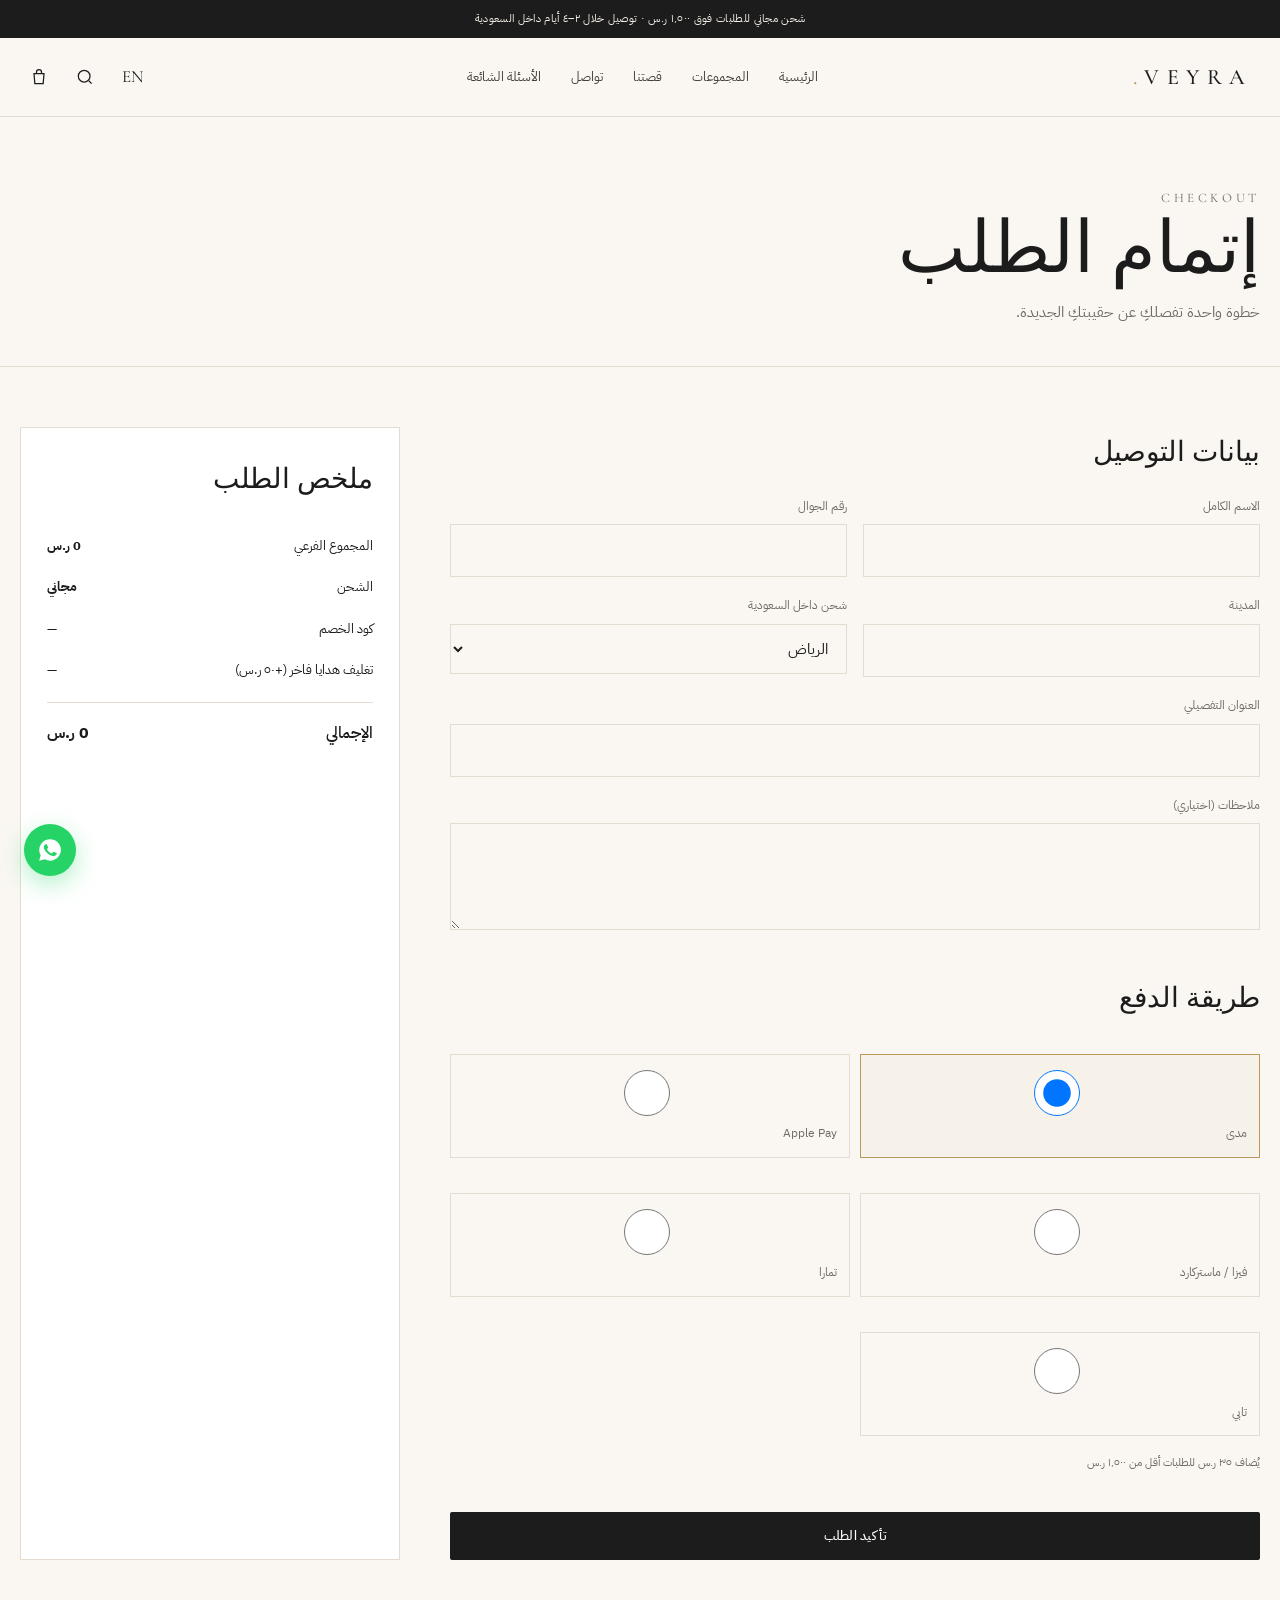
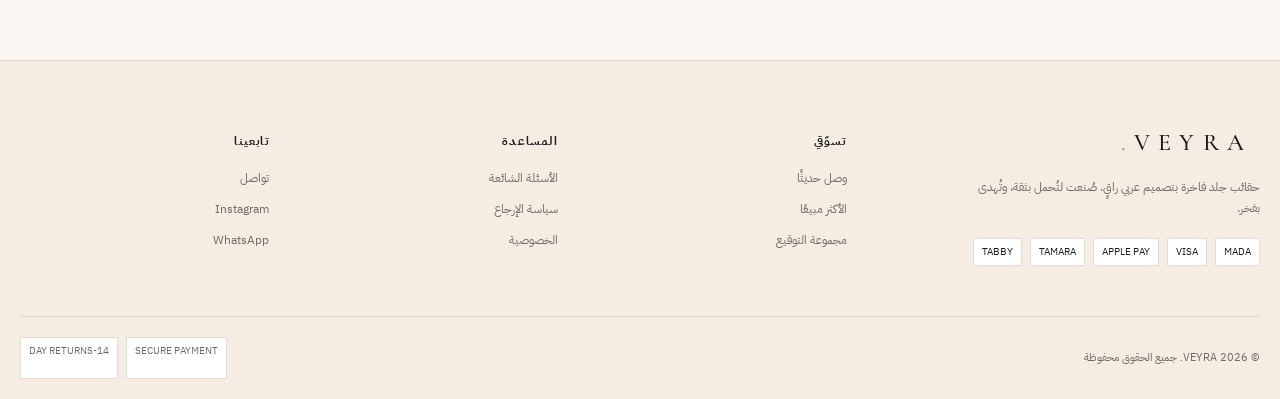
<file: checkout.html>
<!DOCTYPE html>
<html lang="ar" dir="rtl">
<head>
  <meta charset="UTF-8">
  <meta name="viewport" content="width=device-width, initial-scale=1">
  <title>VEYRA | إتمام الطلب</title>
  <meta name="description" content="أتممي طلبكِ بأمان.">
  <meta property="og:title" content="VEYRA | Carried with grace">
  <meta property="og:image" content="images/hero/veyra-hero-1.webp">
  <link rel="icon" href="data:image/svg+xml,%3Csvg xmlns='http://www.w3.org/2000/svg' viewBox='0 0 64 64'%3E%3Crect width='64' height='64' rx='12' fill='%231C1C1C'/%3E%3Ctext x='50%25' y='54%25' fill='%23B8975A' font-family='Georgia,serif' font-size='38' text-anchor='middle'%3EV%3C/text%3E%3C/svg%3E">
  <link rel="preconnect" href="https://fonts.googleapis.com">
  <link rel="preconnect" href="https://fonts.gstatic.com" crossorigin>
  <link href="https://fonts.googleapis.com/css2?family=Cormorant+Garamond:wght@300;400;500;600&family=IBM+Plex+Sans+Arabic:wght@300;400;500;600&display=swap" rel="stylesheet">
  <link rel="stylesheet" href="assets/css/style.css">
  <script>(function(){try{var l=localStorage.getItem('veyra_lang')||'ar';document.documentElement.lang=l;document.documentElement.dir=l==='en'?'ltr':'rtl';}catch(e){}})();</script>
</head>
<body data-page="checkout">

  <div class="announce" data-i18n="announce">شحن مجاني للطلبات فوق ١٬٥٠٠ ر.س · توصيل خلال ٢–٤ أيام داخل السعودية</div>
  <header class="site-header">
    <div class="container header-inner">
      <button class="icon-btn menu-btn" id="menuBtn" type="button" data-i18n-aria="menu" aria-label="القائمة" aria-expanded="false">
        <svg width="22" height="22" viewBox="0 0 24 24" fill="none" stroke="currentColor" stroke-width="1.5"><path d="M3 6h18M3 12h18M3 18h18"/></svg>
      </button>
      <a class="wordmark" href="index.html" aria-label="Veyra home">VEYRA<span>.</span></a>
      <nav class="main-nav" id="mainNav" aria-label="التنقل الرئيسي">
        <a href="index.html"  data-i18n="nav_home">الرئيسية</a>
        <a href="collections.html"  data-i18n="nav_collections">المجموعات</a>
        <a href="about.html"  data-i18n="nav_about">قصتنا</a>
        <a href="contact.html"  data-i18n="nav_contact">تواصل</a>
        <a href="faq.html"  data-i18n="nav_faq">الأسئلة الشائعة</a>
      </nav>
      <div class="header-actions">
        <button class="lang-btn" type="button" data-lang-toggle data-i18n="lang">EN</button>
        <button class="icon-btn" id="searchBtn" type="button" data-i18n-aria="search" aria-label="بحث">
          <svg width="20" height="20" viewBox="0 0 24 24" fill="none" stroke="currentColor" stroke-width="1.5"><circle cx="11" cy="11" r="7"/><path d="m20 20-3.5-3.5"/></svg>
        </button>
        <a class="icon-btn cart-link" href="cart.html" data-i18n-aria="cart" aria-label="السلة">
          <svg width="20" height="20" viewBox="0 0 24 24" fill="none" stroke="currentColor" stroke-width="1.5"><path d="M6 8h12l-1 12H7L6 8Z"/><path d="M9 8V6a3 3 0 0 1 6 0v2"/></svg>
          <span class="cart-count" data-cart-count hidden>0</span>
        </a>
      </div>
    </div>
  </header>

  <div class="search-panel" id="searchPanel">
    <div class="search-box">
      <button class="search-close" id="searchClose" type="button" aria-label="إغلاق">×</button>
      <form id="searchForm">
        <input type="search" data-i18n-ph="search_placeholder" placeholder="ابحثي عن حقيبة...">
        <button class="btn btn-primary" type="submit" data-i18n="search">بحث</button>
      </form>
    </div>
  </div>

  <main>

    <section class="page-head"><div class="container"><p class="kicker">CHECKOUT</p><h1 data-i18n="checkout_title">إتمام الطلب</h1><p data-i18n="checkout_sub">خطوة واحدة تفصلكِ عن حقيبتكِ الجديدة.</p></div></section>
    <div class="container" id="checkoutView">
      <div class="checkout-layout">
        <form class="checkout-form" id="checkoutForm" novalidate>
          <h2 style="font-family:var(--serif);font-size:28px;font-weight:500;margin:0" data-i18n="checkout_info">بيانات التوصيل</h2>
          <div class="form-row">
            <div><label for="cName" data-i18n="checkout_name">الاسم الكامل</label><input id="cName" name="name" required></div>
            <div><label for="cPhone" data-i18n="checkout_phone">رقم الجوال</label><input id="cPhone" name="phone" type="tel" required></div>
          </div>
          <div class="form-row">
            <div><label for="cCity" data-i18n="checkout_city">المدينة</label><input id="cCity" name="city" required></div>
            <div><label for="cShip" data-i18n="checkout_ship">شحن داخل السعودية</label><select id="cShip"><option>الرياض</option><option>جدة</option><option>الدمام</option><option>مكة المكرمة</option><option>المدينة المنورة</option><option>أخرى</option></select></div>
          </div>
          <div><label for="cAddress" data-i18n="checkout_address">العنوان التفصيلي</label><input id="cAddress" name="address" required></div>
          <div><label for="cNotes" data-i18n="checkout_notes">ملاحظات (اختياري)</label><textarea id="cNotes" name="notes" rows="3"></textarea></div>
          <h2 style="font-family:var(--serif);font-size:28px;font-weight:500;margin:34px 0 12px" data-i18n="checkout_payment">طريقة الدفع</h2>
          <div class="pay-options">
            <label class="pay-option"><input type="radio" name="payment" value="mada" checked><span data-i18n="pay_mada">مدى</span></label>
            <label class="pay-option"><input type="radio" name="payment" value="apple"><span data-i18n="pay_apple">Apple Pay</span></label>
            <label class="pay-option"><input type="radio" name="payment" value="card"><span data-i18n="pay_card">فيزا / ماستركارد</span></label>
            <label class="pay-option"><input type="radio" name="payment" value="tamara"><span data-i18n="pay_tamara">تمارا</span></label>
            <label class="pay-option"><input type="radio" name="payment" value="tabby"><span data-i18n="pay_tabby">تابي</span></label>
          </div>
          <p style="font-size:11px;color:var(--muted);margin-top:10px" data-i18n="checkout_ship_note">يُضاف ٣٥ ر.س للطلبات أقل من ١٬٥٠٠ ر.س</p>
          <button class="btn btn-primary" style="width:100%;margin-top:28px" type="submit" data-i18n="checkout_place">تأكيد الطلب</button>
        </form>
        <aside class="summary-card">
          <h2 data-i18n="cart_summary">ملخص الطلب</h2>
          <div id="checkoutItems"></div>
          <div class="summary-row" style="margin-top:16px"><span data-i18n="cart_subtotal">المجموع الفرعي</span><strong id="paySubtotal">—</strong></div>
          <div class="summary-row"><span data-i18n="cart_shipping">الشحن</span><strong id="payShipping">—</strong></div>
          <div class="summary-row"><span data-i18n="cart_discount">الخصم</span><strong id="payDiscount">—</strong></div>
          <div class="summary-row"><span data-i18n="cart_gift">تغليف الهدايا</span><strong id="payGift">—</strong></div>
          <div class="summary-row summary-row--total"><span data-i18n="cart_total">الإجمالي</span><strong id="payTotal">—</strong></div>
        </aside>
      </div>
    </div>
    <div class="container" id="checkoutSuccess" hidden><div class="success-box"><h1 data-i18n="checkout_success_title">شكرًا لكِ ❤</h1><p data-i18n="checkout_success_text">تم تسجيل طلبكِ تجريبيًا.</p><a href="index.html" class="btn btn-primary" data-i18n="checkout_back">العودة للرئيسية</a></div></div>
  </main>

  <footer class="site-footer">
    <div class="container footer-grid">
      <div class="footer-brand">
        <a class="wordmark" href="index.html">VEYRA<span>.</span></a>
        <p data-i18n="footer_desc">حقائب جلد فاخرة بتصميم عربي راقٍ. صُنعت لتُحمل بثقة، وتُهدى بفخر.</p>
        <div class="pay-badges"><span>MADA</span><span>VISA</span><span>APPLE PAY</span><span>TAMARA</span><span>TABBY</span></div>
      </div>
      <div class="footer-col"><h3 data-i18n="footer_shop">تسوّقي</h3><a href="collections.html?cat=new" data-i18n="cat_new">وصل حديثًا</a><a href="collections.html?cat=best" data-i18n="cat_best">الأكثر مبيعًا</a><a href="collections.html?cat=signature" data-i18n="cat_signature">مجموعة التوقيع</a></div>
      <div class="footer-col"><h3 data-i18n="footer_help">المساعدة</h3><a href="faq.html" data-i18n="nav_faq">الأسئلة الشائعة</a><a href="faq.html">سياسة الإرجاع</a><a href="faq.html">الخصوصية</a></div>
      <div class="footer-col"><h3 data-i18n="footer_follow">تابعينا</h3><a href="contact.html" data-i18n="nav_contact">تواصل</a><a href="https://www.instagram.com/" target="_blank" rel="noopener noreferrer">Instagram</a><a href="https://wa.me/966542308267" target="_blank" rel="noopener noreferrer">WhatsApp</a></div>
    </div>
    <div class="container footer-bottom">
      <p>© <span data-year>2026</span> VEYRA. <span data-i18n="footer_rights">جميع الحقوق محفوظة</span></p>
      <div class="pay-badges"><span>SECURE PAYMENT</span><span>14-DAY RETURNS</span></div>
    </div>
  </footer>

  <a class="whatsapp-float" href="https://wa.me/966542308267" target="_blank" rel="noopener noreferrer" aria-label="WhatsApp">
    <svg width="26" height="26" viewBox="0 0 24 24" fill="currentColor"><path d="M12.04 2C6.5 2 2.1 6.4 2.1 11.94c0 1.75.46 3.46 1.32 4.96L2 22l5.24-1.37a9.9 9.9 0 0 0 4.8 1.22h.01c5.54 0 10.04-4.5 10.04-10.04C22.09 6.4 17.59 2 12.04 2Zm5.87 14.23c-.25.7-1.44 1.35-1.99 1.4-.53.05-1.04.23-3.5-.75-2.95-1.17-4.82-4.19-4.96-4.39-.14-.2-1.18-1.57-1.18-3s.74-2.14 1-2.43c.26-.29.57-.36.76-.36.19 0 .39 0 .56.01.18.01.42-.07.66.5.25.6.84 2.06.91 2.21.07.15.12.32.02.52-.1.2-.15.32-.3.5-.15.17-.31.39-.45.52-.15.15-.3.31-.13.61.17.31.76 1.25 1.63 2.03 1.12 1 2.07 1.31 2.37 1.46.3.15.48.13.66-.08.18-.2.76-.89.96-1.2.2-.3.4-.25.67-.15.27.1 1.72.87 2.02 1.02.3.15.5.23.57.36.07.13.07.75-.18 1.45Z"/></svg>
  </a>
  <div class="toast" id="toast" role="status" aria-live="polite"></div>

  <script src="assets/js/data.js"></script>
  <script src="assets/js/i18n.js"></script>
  <script src="assets/js/app.js"></script>
  <script src="assets/js/pages.js"></script>
  <script>document.addEventListener('DOMContentLoaded', function () { VeyraI18n.init(); Veyra.initCommon(); VeyraPages.init(); });</script>
</body>
</html>
</file>
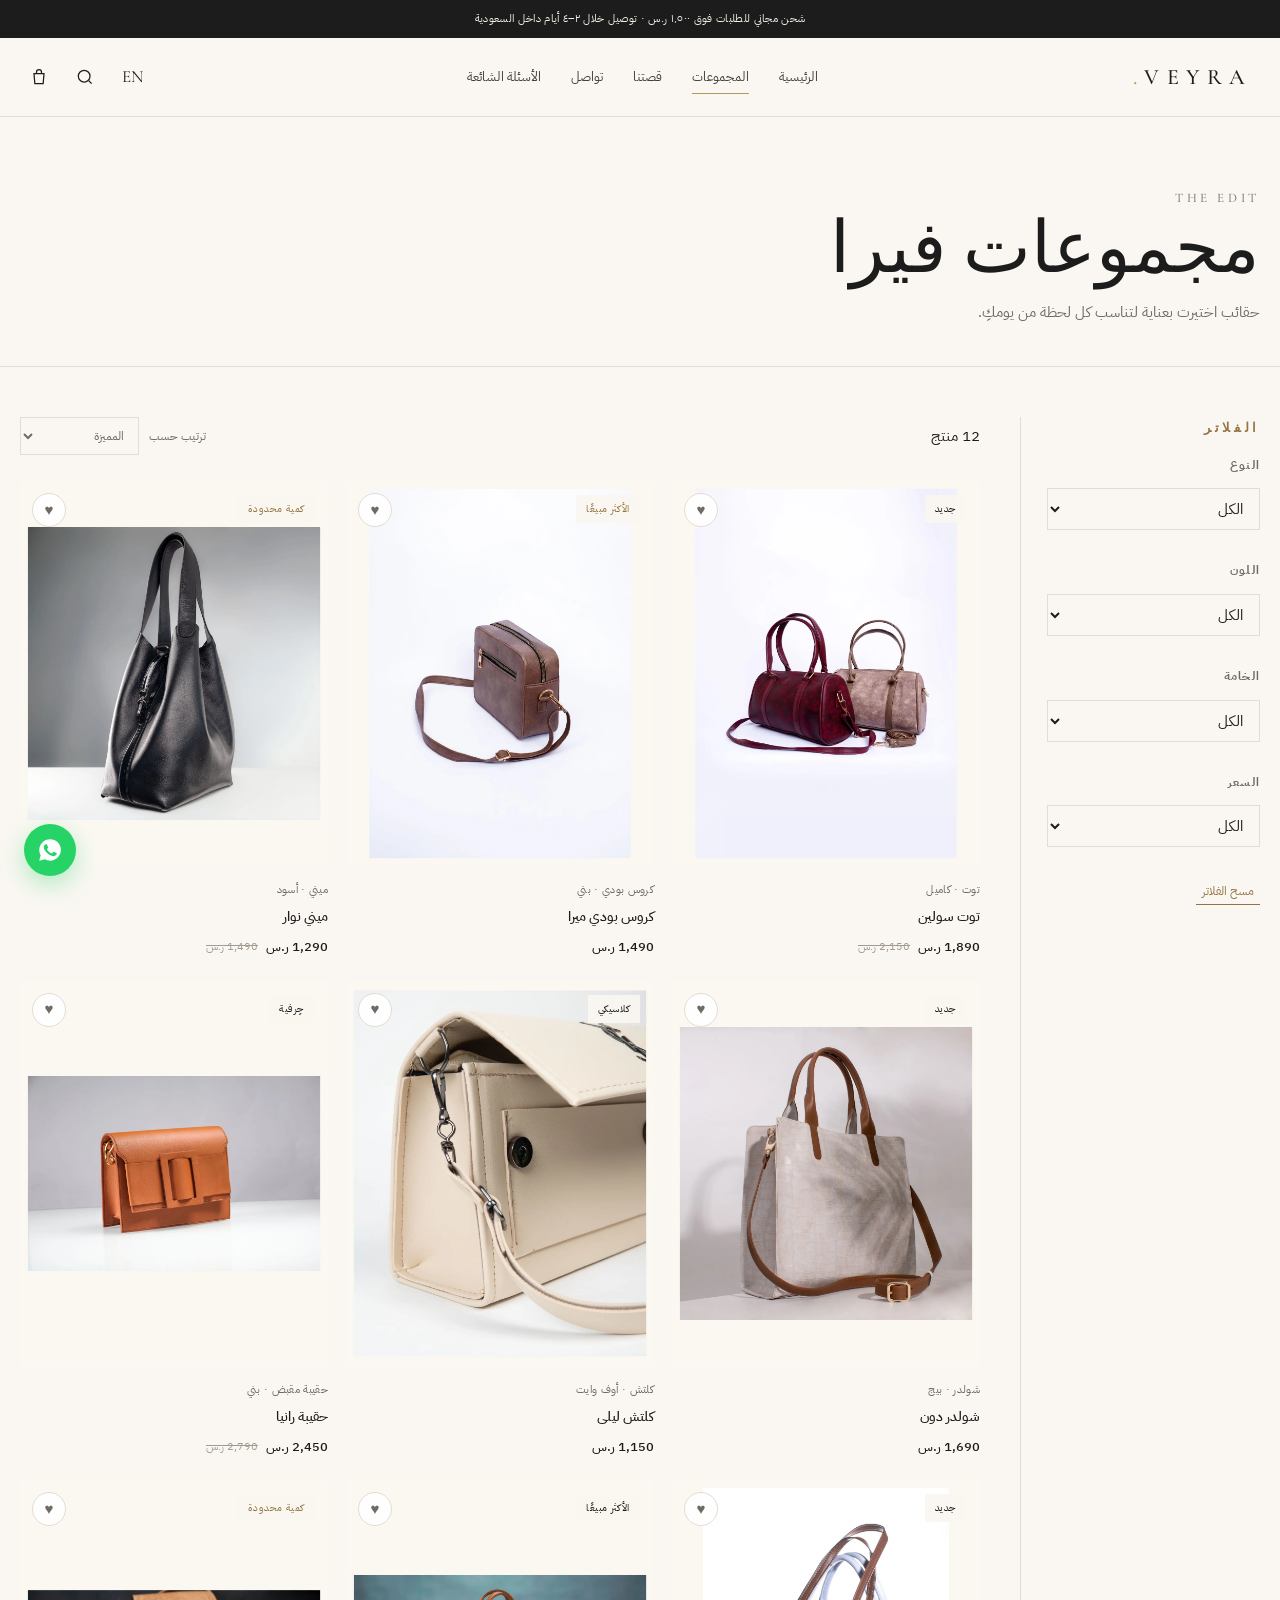
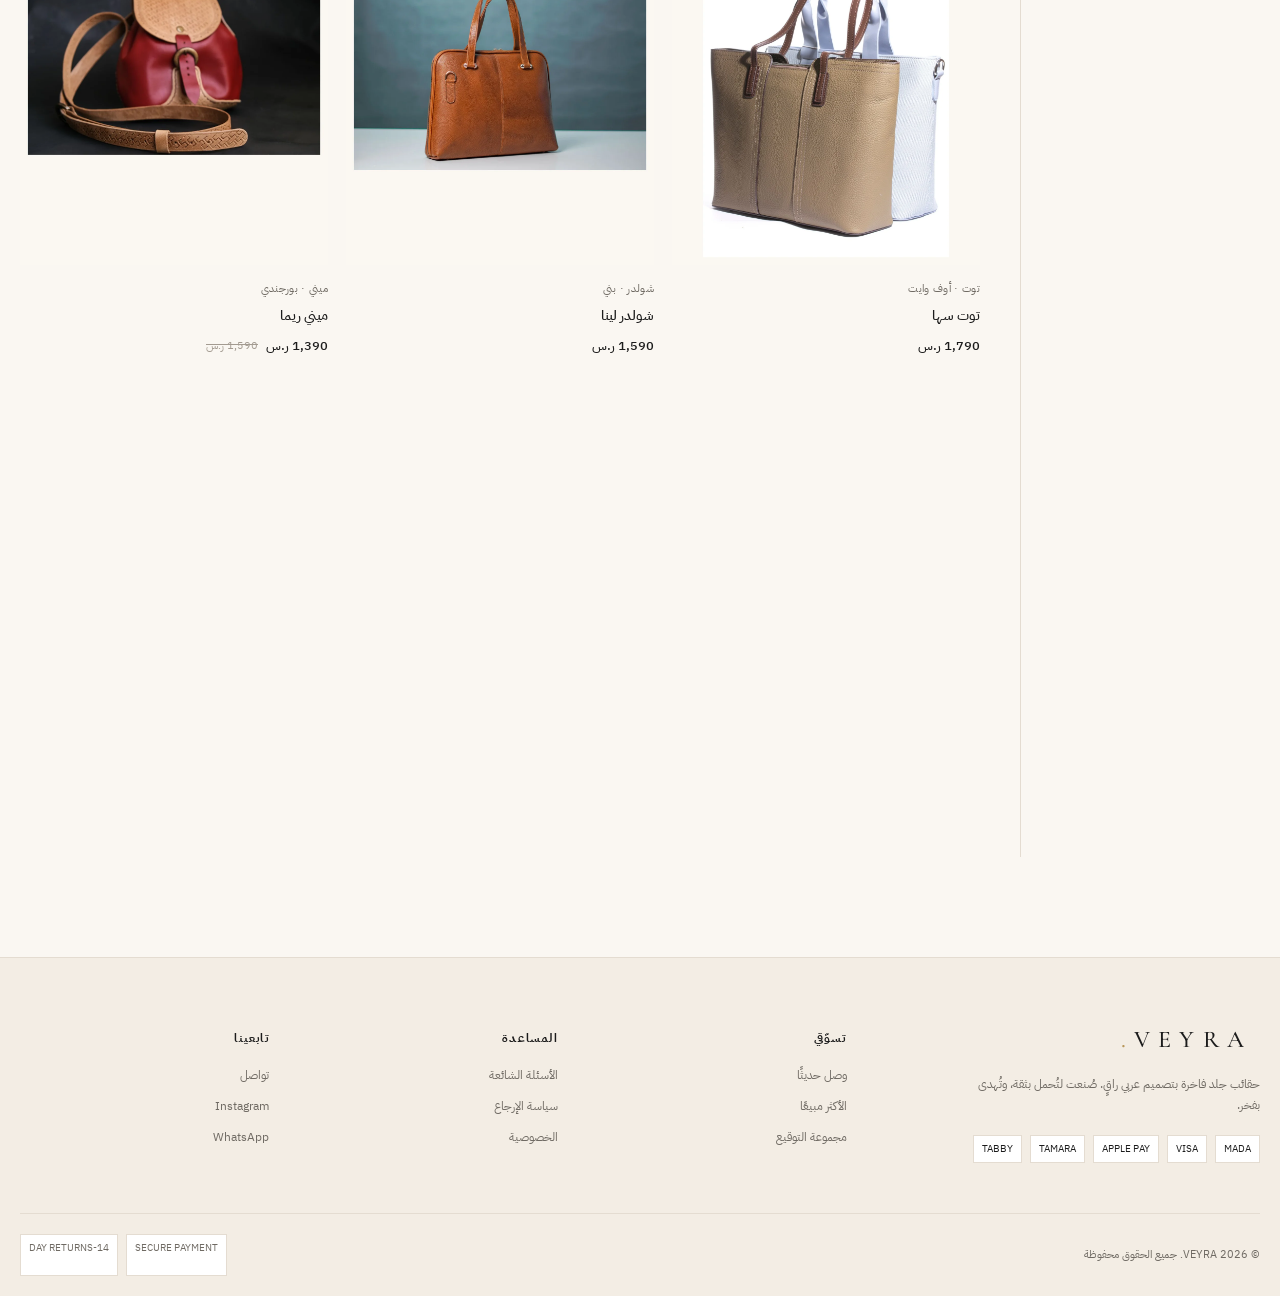
<file: collections.html>
<!DOCTYPE html>
<html lang="ar" dir="rtl">
<head>
  <meta charset="UTF-8">
  <meta name="viewport" content="width=device-width, initial-scale=1">
  <title>VEYRA | المجموعات</title>
  <meta name="description" content="تصفحي حقائب فيرا الجلدية واختاري ما يناسبكِ.">
  <meta property="og:title" content="VEYRA | Carried with grace">
  <meta property="og:image" content="images/hero/veyra-hero-1.webp">
  <link rel="icon" href="data:image/svg+xml,%3Csvg xmlns='http://www.w3.org/2000/svg' viewBox='0 0 64 64'%3E%3Crect width='64' height='64' rx='12' fill='%231C1C1C'/%3E%3Ctext x='50%25' y='54%25' fill='%23B8975A' font-family='Georgia,serif' font-size='38' text-anchor='middle'%3EV%3C/text%3E%3C/svg%3E">
  <link rel="preconnect" href="https://fonts.googleapis.com">
  <link rel="preconnect" href="https://fonts.gstatic.com" crossorigin>
  <link href="https://fonts.googleapis.com/css2?family=Cormorant+Garamond:wght@300;400;500;600&family=IBM+Plex+Sans+Arabic:wght@300;400;500;600&display=swap" rel="stylesheet">
  <link rel="stylesheet" href="assets/css/style.css">
  <script>(function(){try{var l=localStorage.getItem('veyra_lang')||'ar';document.documentElement.lang=l;document.documentElement.dir=l==='en'?'ltr':'rtl';}catch(e){}})();</script>
</head>
<body data-page="collections">

  <div class="announce" data-i18n="announce">شحن مجاني للطلبات فوق ١٬٥٠٠ ر.س · توصيل خلال ٢–٤ أيام داخل السعودية</div>
  <header class="site-header">
    <div class="container header-inner">
      <button class="icon-btn menu-btn" id="menuBtn" type="button" data-i18n-aria="menu" aria-label="القائمة" aria-expanded="false">
        <svg width="22" height="22" viewBox="0 0 24 24" fill="none" stroke="currentColor" stroke-width="1.5"><path d="M3 6h18M3 12h18M3 18h18"/></svg>
      </button>
      <a class="wordmark" href="index.html" aria-label="Veyra home">VEYRA<span>.</span></a>
      <nav class="main-nav" id="mainNav" aria-label="التنقل الرئيسي">
        <a href="index.html"  data-i18n="nav_home">الرئيسية</a>
        <a href="collections.html" class="is-active" data-i18n="nav_collections">المجموعات</a>
        <a href="about.html"  data-i18n="nav_about">قصتنا</a>
        <a href="contact.html"  data-i18n="nav_contact">تواصل</a>
        <a href="faq.html"  data-i18n="nav_faq">الأسئلة الشائعة</a>
      </nav>
      <div class="header-actions">
        <button class="lang-btn" type="button" data-lang-toggle data-i18n="lang">EN</button>
        <button class="icon-btn" id="searchBtn" type="button" data-i18n-aria="search" aria-label="بحث">
          <svg width="20" height="20" viewBox="0 0 24 24" fill="none" stroke="currentColor" stroke-width="1.5"><circle cx="11" cy="11" r="7"/><path d="m20 20-3.5-3.5"/></svg>
        </button>
        <a class="icon-btn cart-link" href="cart.html" data-i18n-aria="cart" aria-label="السلة">
          <svg width="20" height="20" viewBox="0 0 24 24" fill="none" stroke="currentColor" stroke-width="1.5"><path d="M6 8h12l-1 12H7L6 8Z"/><path d="M9 8V6a3 3 0 0 1 6 0v2"/></svg>
          <span class="cart-count" data-cart-count hidden>0</span>
        </a>
      </div>
    </div>
  </header>

  <div class="search-panel" id="searchPanel">
    <div class="search-box">
      <button class="search-close" id="searchClose" type="button" aria-label="إغلاق">×</button>
      <form id="searchForm">
        <input type="search" data-i18n-ph="search_placeholder" placeholder="ابحثي عن حقيبة...">
        <button class="btn btn-primary" type="submit" data-i18n="search">بحث</button>
      </form>
    </div>
  </div>

  <main>

    <section class="page-head">
      <div class="container">
        <p class="kicker">THE EDIT</p>
        <h1 data-i18n="collections_title">مجموعات فيرا</h1>
        <p data-i18n="collections_sub">حقائب اختيرت بعناية لتناسب كل لحظة من يومكِ.</p>
      </div>
    </section>
    <div class="container catalog">
      <aside class="filters">
        <h2 class="kicker" data-i18n="filters">الفلاتر</h2>
        <div class="filter-group"><h3 data-i18n="filter_type">النوع</h3><select id="filterType"></select></div>
        <div class="filter-group"><h3 data-i18n="filter_color">اللون</h3><select id="filterColor"></select></div>
        <div class="filter-group"><h3 data-i18n="filter_material">الخامة</h3><select id="filterMaterial"></select></div>
        <div class="filter-group"><h3 data-i18n="filter_price">السعر</h3><select id="filterPrice"></select></div>
        <button class="link-btn" type="button" id="clearFilters" data-i18n="clear">مسح الفلاتر</button>
      </aside>
      <div>
        <div class="catalog-toolbar">
          <span id="resultsCount">12 منتج</span>
          <label><span data-i18n="sort">ترتيب حسب</span><select id="sortSelect"></select></label>
        </div>
        <div class="product-grid" id="productsGrid"></div>
      </div>
    </div>
  </main>

  <footer class="site-footer">
    <div class="container footer-grid">
      <div class="footer-brand">
        <a class="wordmark" href="index.html">VEYRA<span>.</span></a>
        <p data-i18n="footer_desc">حقائب جلد فاخرة بتصميم عربي راقٍ. صُنعت لتُحمل بثقة، وتُهدى بفخر.</p>
        <div class="pay-badges"><span>MADA</span><span>VISA</span><span>APPLE PAY</span><span>TAMARA</span><span>TABBY</span></div>
      </div>
      <div class="footer-col"><h3 data-i18n="footer_shop">تسوّقي</h3><a href="collections.html?cat=new" data-i18n="cat_new">وصل حديثًا</a><a href="collections.html?cat=best" data-i18n="cat_best">الأكثر مبيعًا</a><a href="collections.html?cat=signature" data-i18n="cat_signature">مجموعة التوقيع</a></div>
      <div class="footer-col"><h3 data-i18n="footer_help">المساعدة</h3><a href="faq.html" data-i18n="nav_faq">الأسئلة الشائعة</a><a href="faq.html">سياسة الإرجاع</a><a href="faq.html">الخصوصية</a></div>
      <div class="footer-col"><h3 data-i18n="footer_follow">تابعينا</h3><a href="contact.html" data-i18n="nav_contact">تواصل</a><a href="https://www.instagram.com/" target="_blank" rel="noopener noreferrer">Instagram</a><a href="https://wa.me/966542308267" target="_blank" rel="noopener noreferrer">WhatsApp</a></div>
    </div>
    <div class="container footer-bottom">
      <p>© <span data-year>2026</span> VEYRA. <span data-i18n="footer_rights">جميع الحقوق محفوظة</span></p>
      <div class="pay-badges"><span>SECURE PAYMENT</span><span>14-DAY RETURNS</span></div>
    </div>
  </footer>

  <a class="whatsapp-float" href="https://wa.me/966542308267" target="_blank" rel="noopener noreferrer" aria-label="WhatsApp">
    <svg width="26" height="26" viewBox="0 0 24 24" fill="currentColor"><path d="M12.04 2C6.5 2 2.1 6.4 2.1 11.94c0 1.75.46 3.46 1.32 4.96L2 22l5.24-1.37a9.9 9.9 0 0 0 4.8 1.22h.01c5.54 0 10.04-4.5 10.04-10.04C22.09 6.4 17.59 2 12.04 2Zm5.87 14.23c-.25.7-1.44 1.35-1.99 1.4-.53.05-1.04.23-3.5-.75-2.95-1.17-4.82-4.19-4.96-4.39-.14-.2-1.18-1.57-1.18-3s.74-2.14 1-2.43c.26-.29.57-.36.76-.36.19 0 .39 0 .56.01.18.01.42-.07.66.5.25.6.84 2.06.91 2.21.07.15.12.32.02.52-.1.2-.15.32-.3.5-.15.17-.31.39-.45.52-.15.15-.3.31-.13.61.17.31.76 1.25 1.63 2.03 1.12 1 2.07 1.31 2.37 1.46.3.15.48.13.66-.08.18-.2.76-.89.96-1.2.2-.3.4-.25.67-.15.27.1 1.72.87 2.02 1.02.3.15.5.23.57.36.07.13.07.75-.18 1.45Z"/></svg>
  </a>
  <div class="toast" id="toast" role="status" aria-live="polite"></div>

  <script src="assets/js/data.js"></script>
  <script src="assets/js/i18n.js"></script>
  <script src="assets/js/app.js"></script>
  <script src="assets/js/pages.js"></script>
  <script>document.addEventListener('DOMContentLoaded', function () { VeyraI18n.init(); Veyra.initCommon(); VeyraPages.init(); });</script>
</body>
</html>
</file>
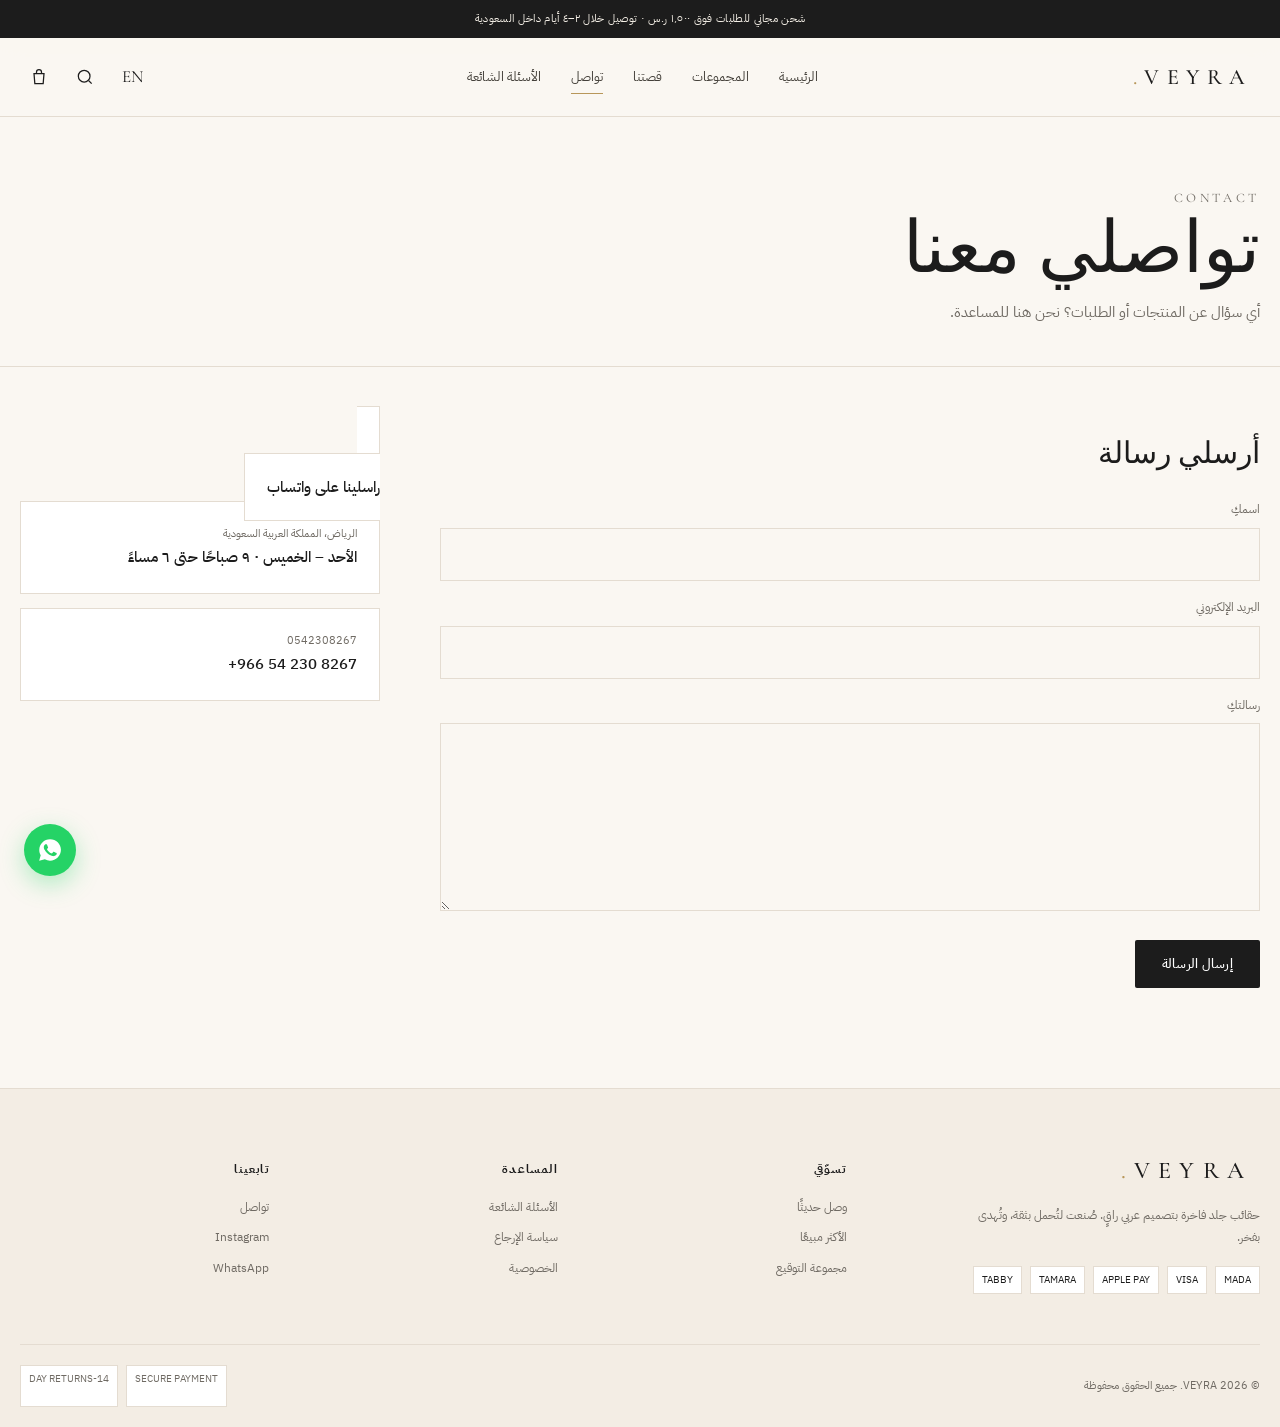
<file: contact.html>
<!DOCTYPE html>
<html lang="ar" dir="rtl">
<head>
  <meta charset="UTF-8">
  <meta name="viewport" content="width=device-width, initial-scale=1">
  <title>VEYRA | تواصل</title>
  <meta name="description" content="تواصلي مع فيرا عبر واتساب أو النموذج.">
  <meta property="og:title" content="VEYRA | Carried with grace">
  <meta property="og:image" content="images/hero/veyra-hero-1.webp">
  <link rel="icon" href="data:image/svg+xml,%3Csvg xmlns='http://www.w3.org/2000/svg' viewBox='0 0 64 64'%3E%3Crect width='64' height='64' rx='12' fill='%231C1C1C'/%3E%3Ctext x='50%25' y='54%25' fill='%23B8975A' font-family='Georgia,serif' font-size='38' text-anchor='middle'%3EV%3C/text%3E%3C/svg%3E">
  <link rel="preconnect" href="https://fonts.googleapis.com">
  <link rel="preconnect" href="https://fonts.gstatic.com" crossorigin>
  <link href="https://fonts.googleapis.com/css2?family=Cormorant+Garamond:wght@300;400;500;600&family=IBM+Plex+Sans+Arabic:wght@300;400;500;600&display=swap" rel="stylesheet">
  <link rel="stylesheet" href="assets/css/style.css">
  <script>(function(){try{var l=localStorage.getItem('veyra_lang')||'ar';document.documentElement.lang=l;document.documentElement.dir=l==='en'?'ltr':'rtl';}catch(e){}})();</script>
</head>
<body data-page="contact">

  <div class="announce" data-i18n="announce">شحن مجاني للطلبات فوق ١٬٥٠٠ ر.س · توصيل خلال ٢–٤ أيام داخل السعودية</div>
  <header class="site-header">
    <div class="container header-inner">
      <button class="icon-btn menu-btn" id="menuBtn" type="button" data-i18n-aria="menu" aria-label="القائمة" aria-expanded="false">
        <svg width="22" height="22" viewBox="0 0 24 24" fill="none" stroke="currentColor" stroke-width="1.5"><path d="M3 6h18M3 12h18M3 18h18"/></svg>
      </button>
      <a class="wordmark" href="index.html" aria-label="Veyra home">VEYRA<span>.</span></a>
      <nav class="main-nav" id="mainNav" aria-label="التنقل الرئيسي">
        <a href="index.html"  data-i18n="nav_home">الرئيسية</a>
        <a href="collections.html"  data-i18n="nav_collections">المجموعات</a>
        <a href="about.html"  data-i18n="nav_about">قصتنا</a>
        <a href="contact.html" class="is-active" data-i18n="nav_contact">تواصل</a>
        <a href="faq.html"  data-i18n="nav_faq">الأسئلة الشائعة</a>
      </nav>
      <div class="header-actions">
        <button class="lang-btn" type="button" data-lang-toggle data-i18n="lang">EN</button>
        <button class="icon-btn" id="searchBtn" type="button" data-i18n-aria="search" aria-label="بحث">
          <svg width="20" height="20" viewBox="0 0 24 24" fill="none" stroke="currentColor" stroke-width="1.5"><circle cx="11" cy="11" r="7"/><path d="m20 20-3.5-3.5"/></svg>
        </button>
        <a class="icon-btn cart-link" href="cart.html" data-i18n-aria="cart" aria-label="السلة">
          <svg width="20" height="20" viewBox="0 0 24 24" fill="none" stroke="currentColor" stroke-width="1.5"><path d="M6 8h12l-1 12H7L6 8Z"/><path d="M9 8V6a3 3 0 0 1 6 0v2"/></svg>
          <span class="cart-count" data-cart-count hidden>0</span>
        </a>
      </div>
    </div>
  </header>

  <div class="search-panel" id="searchPanel">
    <div class="search-box">
      <button class="search-close" id="searchClose" type="button" aria-label="إغلاق">×</button>
      <form id="searchForm">
        <input type="search" data-i18n-ph="search_placeholder" placeholder="ابحثي عن حقيبة...">
        <button class="btn btn-primary" type="submit" data-i18n="search">بحث</button>
      </form>
    </div>
  </div>

  <main>

    <section class="page-head"><div class="container"><p class="kicker">CONTACT</p><h1 data-i18n="contact_title">تواصلي معنا</h1><p data-i18n="contact_sub">أي سؤال عن المنتجات أو الطلبات؟ نحن هنا للمساعدة.</p></div></section>
    <div class="container contact-layout">
      <div>
        <h2 style="font-family:var(--serif);font-size:30px;font-weight:500;margin:0 0 18px" data-i18n="contact_form">أرسلي رسالة</h2>
        <form class="contact-form" id="contactForm" novalidate>
          <label for="cName2" data-i18n="contact_name">اسمكِ</label><input id="cName2" name="name" required>
          <label for="cEmail2" data-i18n="contact_email">البريد الإلكتروني</label><input id="cEmail2" name="contactEmail" type="email" required>
          <label for="cMsg" data-i18n="contact_message">رسالتكِ</label><textarea id="cMsg" name="message" rows="6" required></textarea>
          <button class="btn btn-primary" style="margin-top:20px" type="submit" data-i18n="contact_send">إرسال الرسالة</button>
        </form>
      </div>
      <aside class="contact-side">
        <a class="contact-card" href="https://wa.me/966542308267" target="_blank" rel="noopener noreferrer"><span>WhatsApp</span><strong data-i18n="contact_whatsapp">راسلينا على واتساب</strong></a>
        <div class="contact-card"><span data-i18n="contact_address">الرياض، المملكة العربية السعودية</span><strong data-i18n="contact_hours">الأحد – الخميس · ٩ صباحًا حتى ٦ مساءً</strong></div>
        <div class="contact-card"><span data-i18n="contact_phone">0542308267</span><strong dir="ltr">+966 54 230 8267</strong></div>
      </aside>
    </div>
  </main>

  <footer class="site-footer">
    <div class="container footer-grid">
      <div class="footer-brand">
        <a class="wordmark" href="index.html">VEYRA<span>.</span></a>
        <p data-i18n="footer_desc">حقائب جلد فاخرة بتصميم عربي راقٍ. صُنعت لتُحمل بثقة، وتُهدى بفخر.</p>
        <div class="pay-badges"><span>MADA</span><span>VISA</span><span>APPLE PAY</span><span>TAMARA</span><span>TABBY</span></div>
      </div>
      <div class="footer-col"><h3 data-i18n="footer_shop">تسوّقي</h3><a href="collections.html?cat=new" data-i18n="cat_new">وصل حديثًا</a><a href="collections.html?cat=best" data-i18n="cat_best">الأكثر مبيعًا</a><a href="collections.html?cat=signature" data-i18n="cat_signature">مجموعة التوقيع</a></div>
      <div class="footer-col"><h3 data-i18n="footer_help">المساعدة</h3><a href="faq.html" data-i18n="nav_faq">الأسئلة الشائعة</a><a href="faq.html">سياسة الإرجاع</a><a href="faq.html">الخصوصية</a></div>
      <div class="footer-col"><h3 data-i18n="footer_follow">تابعينا</h3><a href="contact.html" data-i18n="nav_contact">تواصل</a><a href="https://www.instagram.com/" target="_blank" rel="noopener noreferrer">Instagram</a><a href="https://wa.me/966542308267" target="_blank" rel="noopener noreferrer">WhatsApp</a></div>
    </div>
    <div class="container footer-bottom">
      <p>© <span data-year>2026</span> VEYRA. <span data-i18n="footer_rights">جميع الحقوق محفوظة</span></p>
      <div class="pay-badges"><span>SECURE PAYMENT</span><span>14-DAY RETURNS</span></div>
    </div>
  </footer>

  <a class="whatsapp-float" href="https://wa.me/966542308267" target="_blank" rel="noopener noreferrer" aria-label="WhatsApp">
    <svg width="26" height="26" viewBox="0 0 24 24" fill="currentColor"><path d="M12.04 2C6.5 2 2.1 6.4 2.1 11.94c0 1.75.46 3.46 1.32 4.96L2 22l5.24-1.37a9.9 9.9 0 0 0 4.8 1.22h.01c5.54 0 10.04-4.5 10.04-10.04C22.09 6.4 17.59 2 12.04 2Zm5.87 14.23c-.25.7-1.44 1.35-1.99 1.4-.53.05-1.04.23-3.5-.75-2.95-1.17-4.82-4.19-4.96-4.39-.14-.2-1.18-1.57-1.18-3s.74-2.14 1-2.43c.26-.29.57-.36.76-.36.19 0 .39 0 .56.01.18.01.42-.07.66.5.25.6.84 2.06.91 2.21.07.15.12.32.02.52-.1.2-.15.32-.3.5-.15.17-.31.39-.45.52-.15.15-.3.31-.13.61.17.31.76 1.25 1.63 2.03 1.12 1 2.07 1.31 2.37 1.46.3.15.48.13.66-.08.18-.2.76-.89.96-1.2.2-.3.4-.25.67-.15.27.1 1.72.87 2.02 1.02.3.15.5.23.57.36.07.13.07.75-.18 1.45Z"/></svg>
  </a>
  <div class="toast" id="toast" role="status" aria-live="polite"></div>

  <script src="assets/js/data.js"></script>
  <script src="assets/js/i18n.js"></script>
  <script src="assets/js/app.js"></script>
  <script src="assets/js/pages.js"></script>
  <script>document.addEventListener('DOMContentLoaded', function () { VeyraI18n.init(); Veyra.initCommon(); VeyraPages.init(); });</script>
</body>
</html>
</file>
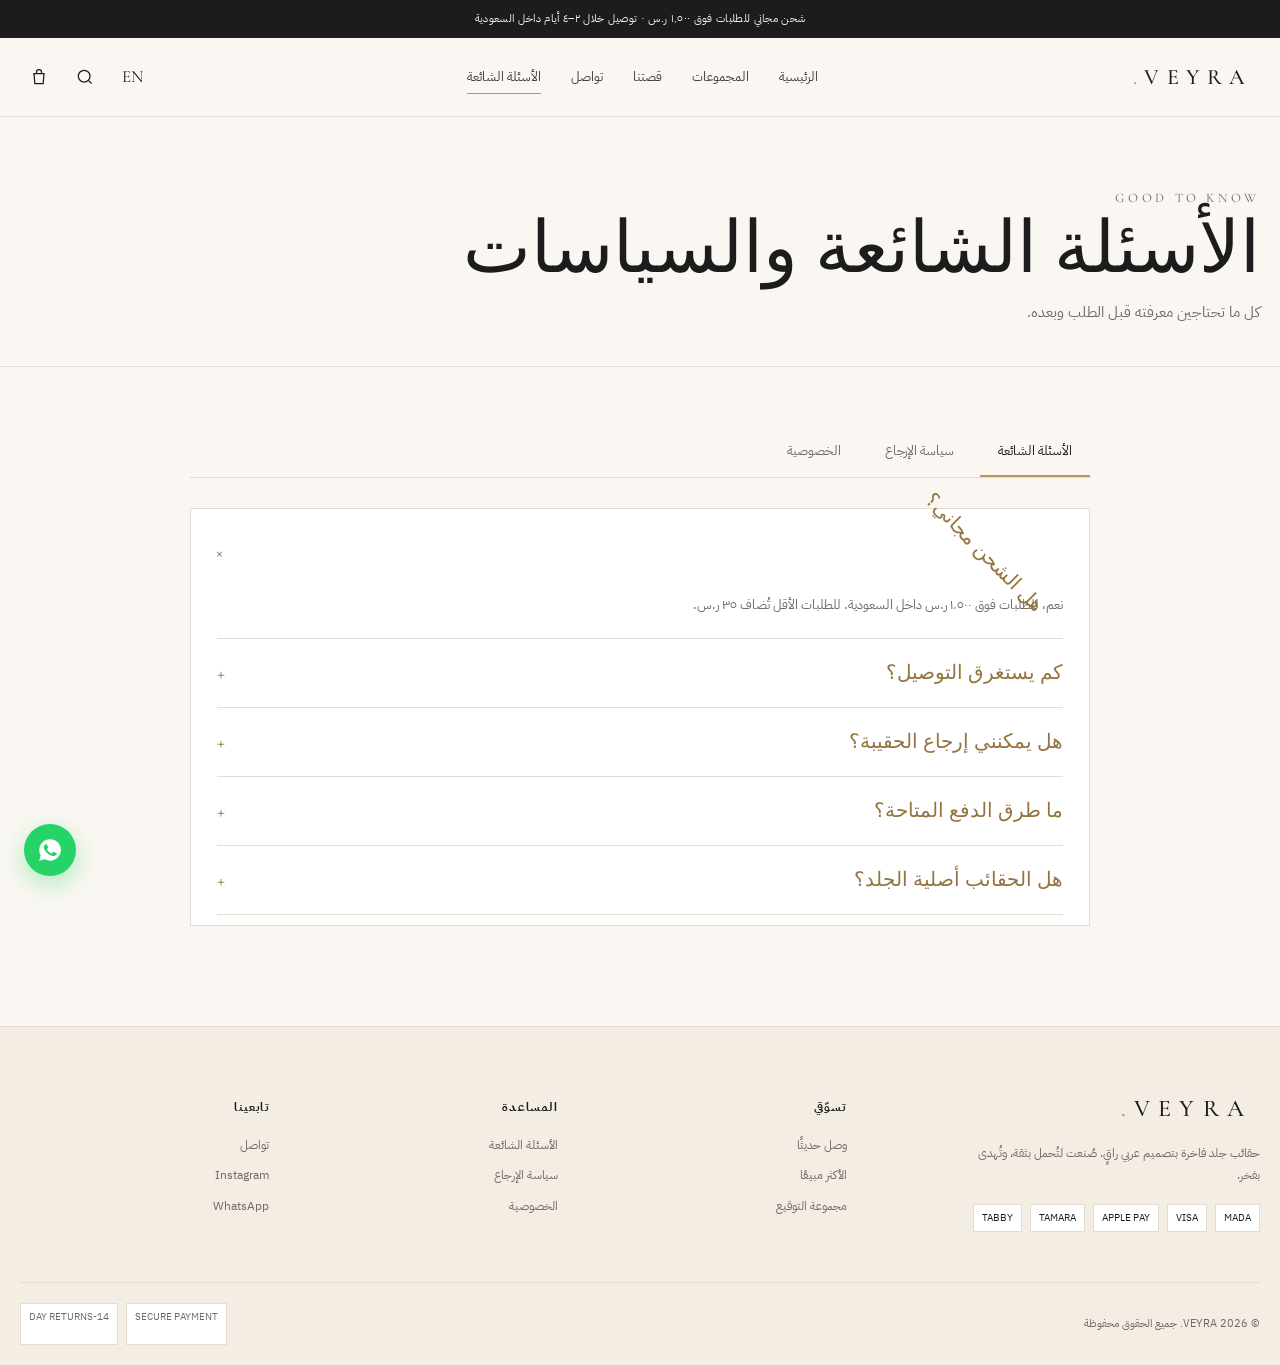
<file: faq.html>
<!DOCTYPE html>
<html lang="ar" dir="rtl">
<head>
  <meta charset="UTF-8">
  <meta name="viewport" content="width=device-width, initial-scale=1">
  <title>VEYRA | الأسئلة الشائعة</title>
  <meta name="description" content="الأسئلة الشائعة وسياسة الإرجاع والخصوصية.">
  <meta property="og:title" content="VEYRA | Carried with grace">
  <meta property="og:image" content="images/hero/veyra-hero-1.webp">
  <link rel="icon" href="data:image/svg+xml,%3Csvg xmlns='http://www.w3.org/2000/svg' viewBox='0 0 64 64'%3E%3Crect width='64' height='64' rx='12' fill='%231C1C1C'/%3E%3Ctext x='50%25' y='54%25' fill='%23B8975A' font-family='Georgia,serif' font-size='38' text-anchor='middle'%3EV%3C/text%3E%3C/svg%3E">
  <link rel="preconnect" href="https://fonts.googleapis.com">
  <link rel="preconnect" href="https://fonts.gstatic.com" crossorigin>
  <link href="https://fonts.googleapis.com/css2?family=Cormorant+Garamond:wght@300;400;500;600&family=IBM+Plex+Sans+Arabic:wght@300;400;500;600&display=swap" rel="stylesheet">
  <link rel="stylesheet" href="assets/css/style.css">
  <script>(function(){try{var l=localStorage.getItem('veyra_lang')||'ar';document.documentElement.lang=l;document.documentElement.dir=l==='en'?'ltr':'rtl';}catch(e){}})();</script>
</head>
<body data-page="faq">

  <div class="announce" data-i18n="announce">شحن مجاني للطلبات فوق ١٬٥٠٠ ر.س · توصيل خلال ٢–٤ أيام داخل السعودية</div>
  <header class="site-header">
    <div class="container header-inner">
      <button class="icon-btn menu-btn" id="menuBtn" type="button" data-i18n-aria="menu" aria-label="القائمة" aria-expanded="false">
        <svg width="22" height="22" viewBox="0 0 24 24" fill="none" stroke="currentColor" stroke-width="1.5"><path d="M3 6h18M3 12h18M3 18h18"/></svg>
      </button>
      <a class="wordmark" href="index.html" aria-label="Veyra home">VEYRA<span>.</span></a>
      <nav class="main-nav" id="mainNav" aria-label="التنقل الرئيسي">
        <a href="index.html"  data-i18n="nav_home">الرئيسية</a>
        <a href="collections.html"  data-i18n="nav_collections">المجموعات</a>
        <a href="about.html"  data-i18n="nav_about">قصتنا</a>
        <a href="contact.html"  data-i18n="nav_contact">تواصل</a>
        <a href="faq.html" class="is-active" data-i18n="nav_faq">الأسئلة الشائعة</a>
      </nav>
      <div class="header-actions">
        <button class="lang-btn" type="button" data-lang-toggle data-i18n="lang">EN</button>
        <button class="icon-btn" id="searchBtn" type="button" data-i18n-aria="search" aria-label="بحث">
          <svg width="20" height="20" viewBox="0 0 24 24" fill="none" stroke="currentColor" stroke-width="1.5"><circle cx="11" cy="11" r="7"/><path d="m20 20-3.5-3.5"/></svg>
        </button>
        <a class="icon-btn cart-link" href="cart.html" data-i18n-aria="cart" aria-label="السلة">
          <svg width="20" height="20" viewBox="0 0 24 24" fill="none" stroke="currentColor" stroke-width="1.5"><path d="M6 8h12l-1 12H7L6 8Z"/><path d="M9 8V6a3 3 0 0 1 6 0v2"/></svg>
          <span class="cart-count" data-cart-count hidden>0</span>
        </a>
      </div>
    </div>
  </header>

  <div class="search-panel" id="searchPanel">
    <div class="search-box">
      <button class="search-close" id="searchClose" type="button" aria-label="إغلاق">×</button>
      <form id="searchForm">
        <input type="search" data-i18n-ph="search_placeholder" placeholder="ابحثي عن حقيبة...">
        <button class="btn btn-primary" type="submit" data-i18n="search">بحث</button>
      </form>
    </div>
  </div>

  <main>

    <section class="page-head"><div class="container"><p class="kicker">GOOD TO KNOW</p><h1 data-i18n="faq_title">الأسئلة الشائعة والسياسات</h1><p data-i18n="faq_sub">كل ما تحتاجين معرفته قبل الطلب وبعده.</p></div></section>
    <div class="container faq-wrap">
      <div class="tabs" role="tablist">
        <button type="button" class="is-active" data-tab="faq" data-i18n="faq_tab_faq">الأسئلة الشائعة</button>
        <button type="button" data-tab="returns" data-i18n="faq_tab_returns">سياسة الإرجاع</button>
        <button type="button" data-tab="privacy" data-i18n="faq_tab_privacy">الخصوصية</button>
      </div>
      <div data-panel="faq" class="faq-panel">
        <div class="acc-item is-open"><button type="button"><span data-i18n="q1">هل الشحن مجاني؟</span><span>+</span></button><div class="acc-body"><p data-i18n="a1">نعم، للطلبات فوق ١٬٥٠٠ ر.س.</p></div></div>
        <div class="acc-item"><button type="button"><span data-i18n="q2">كم يستغرق التوصيل؟</span><span>+</span></button><div class="acc-body"><p data-i18n="a2">٢–٤ أيام عمل داخل السعودية.</p></div></div>
        <div class="acc-item"><button type="button"><span data-i18n="q3">هل يمكنني إرجاع الحقيبة؟</span><span>+</span></button><div class="acc-body"><p data-i18n="a3">نعم خلال ١٤ يومًا من الاستلام.</p></div></div>
        <div class="acc-item"><button type="button"><span data-i18n="q4">ما طرق الدفع المتاحة؟</span><span>+</span></button><div class="acc-body"><p data-i18n="a4">مدى، Apple Pay، فيزا/ماستركارد، تمارا وتابي.</p></div></div>
        <div class="acc-item"><button type="button"><span data-i18n="q5">هل الحقائب أصلية الجلد؟</span><span>+</span></button><div class="acc-body"><p data-i18n="a5">نعم، نستخدم جلودًا طبيعية مختارة.</p></div></div>
      </div>
      <div data-panel="returns" class="faq-panel" hidden><p data-i18n="returns_text">لإتمام الإرجاع، تواصلي معنا عبر واتساب خلال ١٤ يومًا من الاستلام مع رقم الطلب.</p></div>
      <div data-panel="privacy" class="faq-panel" hidden><p data-i18n="privacy_text">نستخدم بياناتكِ فقط لتنفيذ الطلب والتواصل بشأنه.</p></div>
    </div>
  </main>

  <footer class="site-footer">
    <div class="container footer-grid">
      <div class="footer-brand">
        <a class="wordmark" href="index.html">VEYRA<span>.</span></a>
        <p data-i18n="footer_desc">حقائب جلد فاخرة بتصميم عربي راقٍ. صُنعت لتُحمل بثقة، وتُهدى بفخر.</p>
        <div class="pay-badges"><span>MADA</span><span>VISA</span><span>APPLE PAY</span><span>TAMARA</span><span>TABBY</span></div>
      </div>
      <div class="footer-col"><h3 data-i18n="footer_shop">تسوّقي</h3><a href="collections.html?cat=new" data-i18n="cat_new">وصل حديثًا</a><a href="collections.html?cat=best" data-i18n="cat_best">الأكثر مبيعًا</a><a href="collections.html?cat=signature" data-i18n="cat_signature">مجموعة التوقيع</a></div>
      <div class="footer-col"><h3 data-i18n="footer_help">المساعدة</h3><a href="faq.html" data-i18n="nav_faq">الأسئلة الشائعة</a><a href="faq.html">سياسة الإرجاع</a><a href="faq.html">الخصوصية</a></div>
      <div class="footer-col"><h3 data-i18n="footer_follow">تابعينا</h3><a href="contact.html" data-i18n="nav_contact">تواصل</a><a href="https://www.instagram.com/" target="_blank" rel="noopener noreferrer">Instagram</a><a href="https://wa.me/966542308267" target="_blank" rel="noopener noreferrer">WhatsApp</a></div>
    </div>
    <div class="container footer-bottom">
      <p>© <span data-year>2026</span> VEYRA. <span data-i18n="footer_rights">جميع الحقوق محفوظة</span></p>
      <div class="pay-badges"><span>SECURE PAYMENT</span><span>14-DAY RETURNS</span></div>
    </div>
  </footer>

  <a class="whatsapp-float" href="https://wa.me/966542308267" target="_blank" rel="noopener noreferrer" aria-label="WhatsApp">
    <svg width="26" height="26" viewBox="0 0 24 24" fill="currentColor"><path d="M12.04 2C6.5 2 2.1 6.4 2.1 11.94c0 1.75.46 3.46 1.32 4.96L2 22l5.24-1.37a9.9 9.9 0 0 0 4.8 1.22h.01c5.54 0 10.04-4.5 10.04-10.04C22.09 6.4 17.59 2 12.04 2Zm5.87 14.23c-.25.7-1.44 1.35-1.99 1.4-.53.05-1.04.23-3.5-.75-2.95-1.17-4.82-4.19-4.96-4.39-.14-.2-1.18-1.57-1.18-3s.74-2.14 1-2.43c.26-.29.57-.36.76-.36.19 0 .39 0 .56.01.18.01.42-.07.66.5.25.6.84 2.06.91 2.21.07.15.12.32.02.52-.1.2-.15.32-.3.5-.15.17-.31.39-.45.52-.15.15-.3.31-.13.61.17.31.76 1.25 1.63 2.03 1.12 1 2.07 1.31 2.37 1.46.3.15.48.13.66-.08.18-.2.76-.89.96-1.2.2-.3.4-.25.67-.15.27.1 1.72.87 2.02 1.02.3.15.5.23.57.36.07.13.07.75-.18 1.45Z"/></svg>
  </a>
  <div class="toast" id="toast" role="status" aria-live="polite"></div>

  <script src="assets/js/data.js"></script>
  <script src="assets/js/i18n.js"></script>
  <script src="assets/js/app.js"></script>
  <script src="assets/js/pages.js"></script>
  <script>document.addEventListener('DOMContentLoaded', function () { VeyraI18n.init(); Veyra.initCommon(); VeyraPages.init(); });</script>
</body>
</html>
</file>
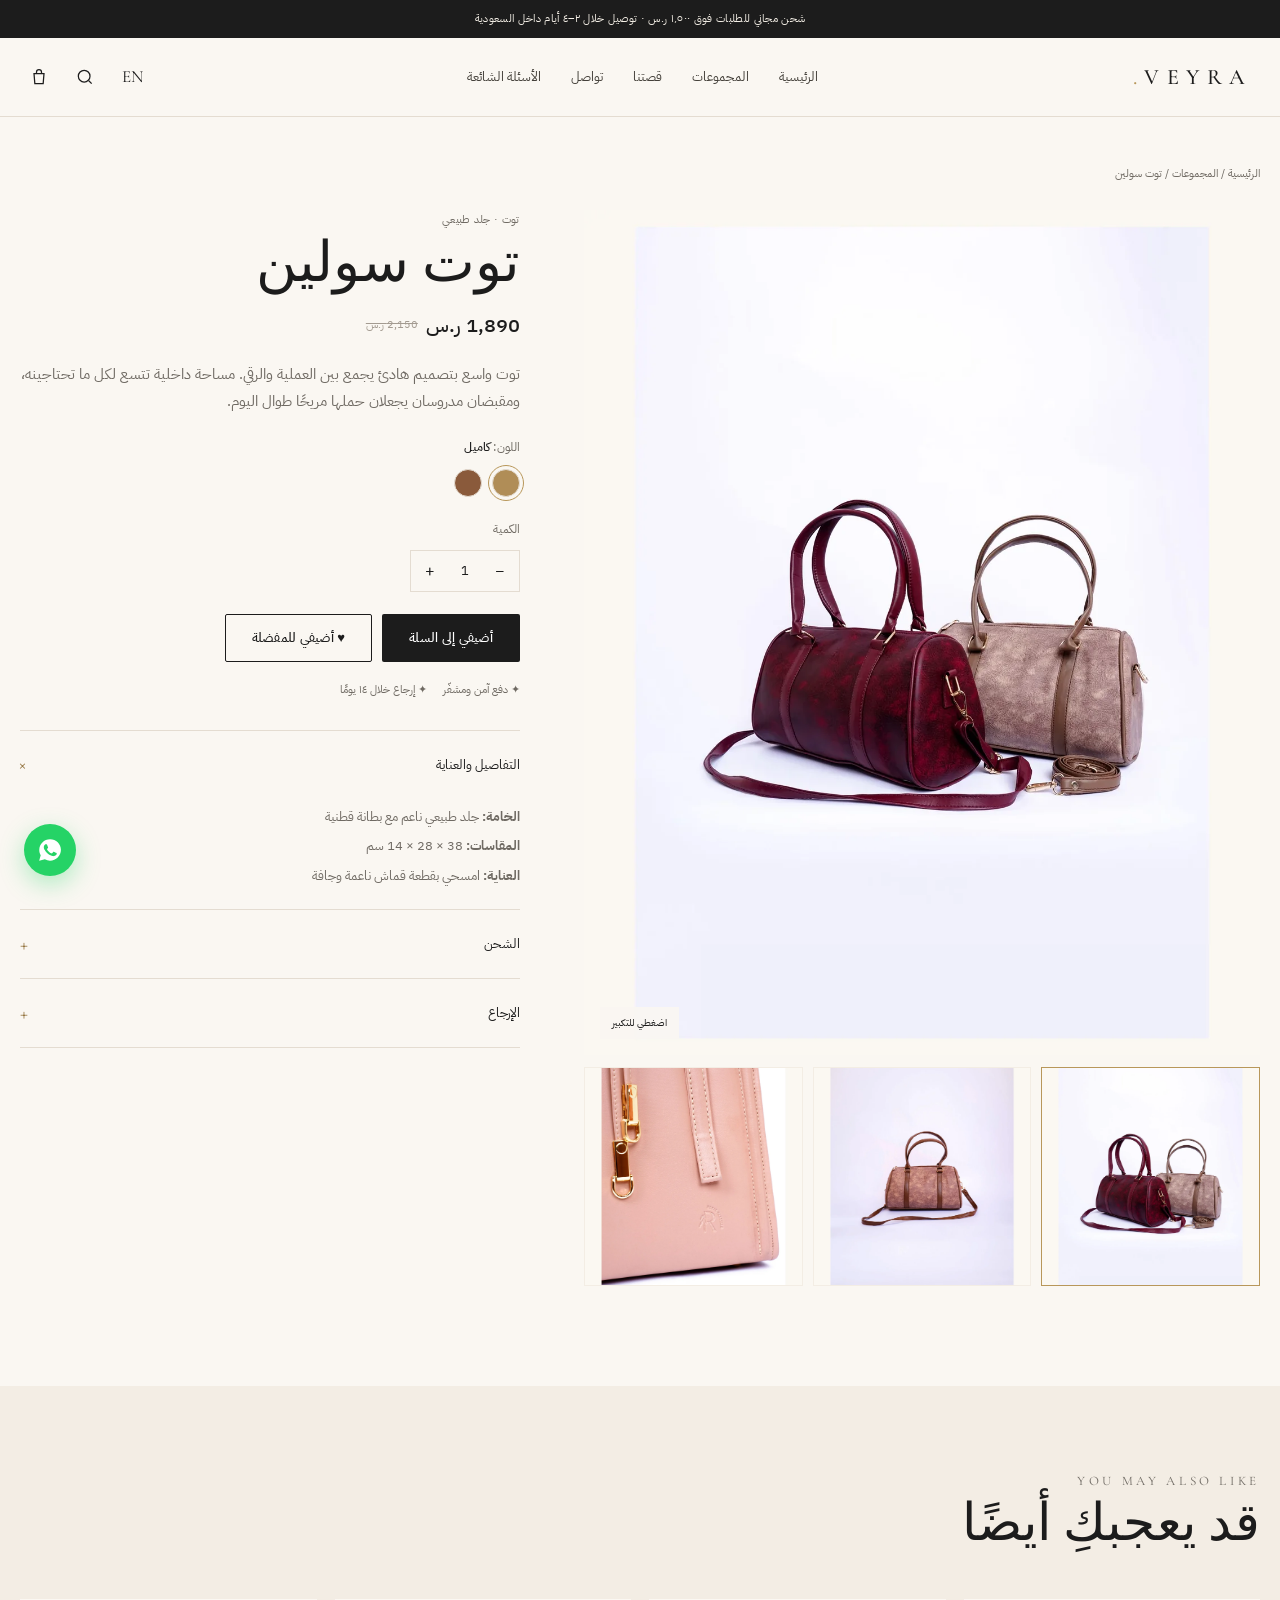
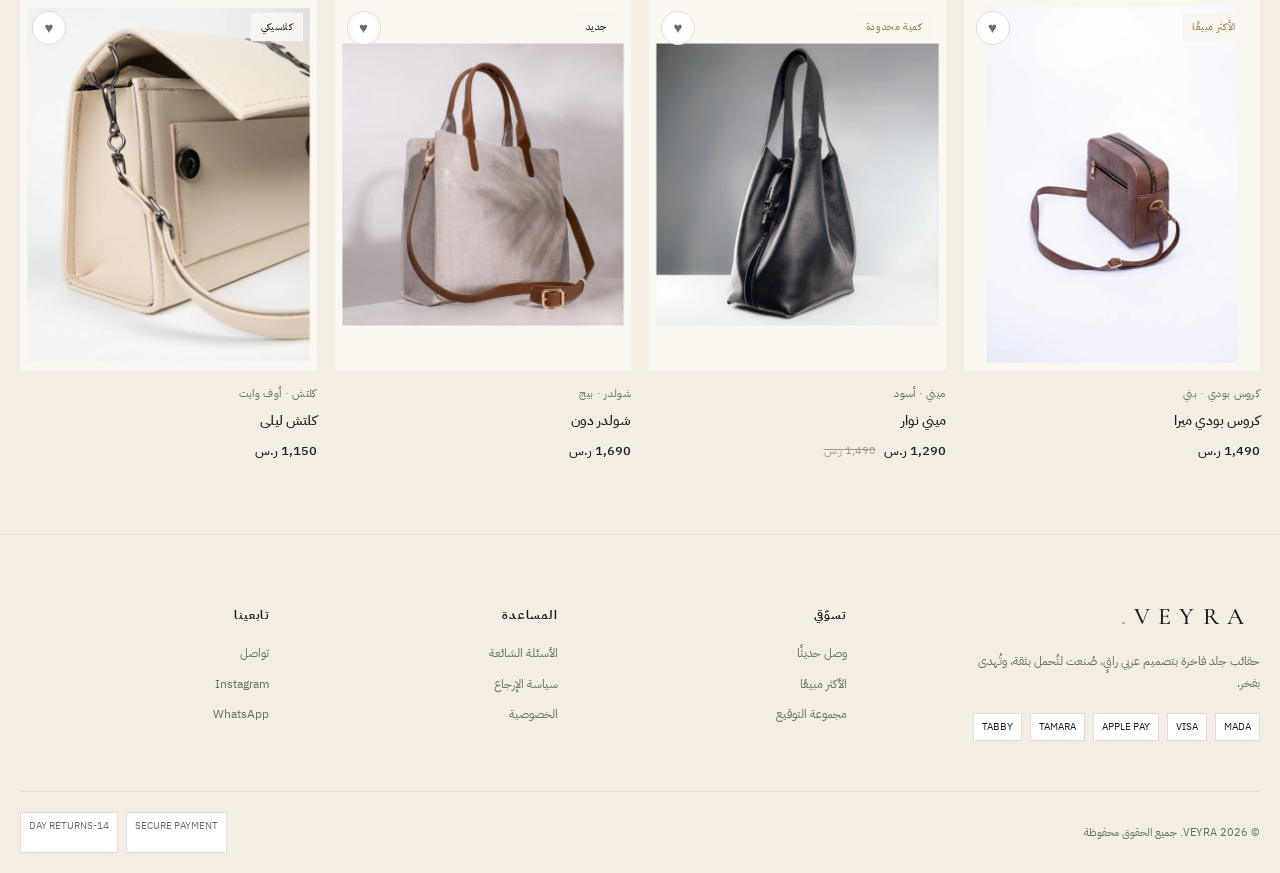
<file: product.html>
<!DOCTYPE html>
<html lang="ar" dir="rtl">
<head>
  <meta charset="UTF-8">
  <meta name="viewport" content="width=device-width, initial-scale=1">
  <title>VEYRA | المنتج</title>
  <meta name="description" content="تفاصيل الحقيبة والخامة والمقاسات.">
  <meta property="og:title" content="VEYRA | Carried with grace">
  <meta property="og:image" content="images/hero/veyra-hero-1.webp">
  <link rel="icon" href="data:image/svg+xml,%3Csvg xmlns='http://www.w3.org/2000/svg' viewBox='0 0 64 64'%3E%3Crect width='64' height='64' rx='12' fill='%231C1C1C'/%3E%3Ctext x='50%25' y='54%25' fill='%23B8975A' font-family='Georgia,serif' font-size='38' text-anchor='middle'%3EV%3C/text%3E%3C/svg%3E">
  <link rel="preconnect" href="https://fonts.googleapis.com">
  <link rel="preconnect" href="https://fonts.gstatic.com" crossorigin>
  <link href="https://fonts.googleapis.com/css2?family=Cormorant+Garamond:wght@300;400;500;600&family=IBM+Plex+Sans+Arabic:wght@300;400;500;600&display=swap" rel="stylesheet">
  <link rel="stylesheet" href="assets/css/style.css">
  <script>(function(){try{var l=localStorage.getItem('veyra_lang')||'ar';document.documentElement.lang=l;document.documentElement.dir=l==='en'?'ltr':'rtl';}catch(e){}})();</script>
</head>
<body data-page="product">

  <div class="announce" data-i18n="announce">شحن مجاني للطلبات فوق ١٬٥٠٠ ر.س · توصيل خلال ٢–٤ أيام داخل السعودية</div>
  <header class="site-header">
    <div class="container header-inner">
      <button class="icon-btn menu-btn" id="menuBtn" type="button" data-i18n-aria="menu" aria-label="القائمة" aria-expanded="false">
        <svg width="22" height="22" viewBox="0 0 24 24" fill="none" stroke="currentColor" stroke-width="1.5"><path d="M3 6h18M3 12h18M3 18h18"/></svg>
      </button>
      <a class="wordmark" href="index.html" aria-label="Veyra home">VEYRA<span>.</span></a>
      <nav class="main-nav" id="mainNav" aria-label="التنقل الرئيسي">
        <a href="index.html"  data-i18n="nav_home">الرئيسية</a>
        <a href="collections.html"  data-i18n="nav_collections">المجموعات</a>
        <a href="about.html"  data-i18n="nav_about">قصتنا</a>
        <a href="contact.html"  data-i18n="nav_contact">تواصل</a>
        <a href="faq.html"  data-i18n="nav_faq">الأسئلة الشائعة</a>
      </nav>
      <div class="header-actions">
        <button class="lang-btn" type="button" data-lang-toggle data-i18n="lang">EN</button>
        <button class="icon-btn" id="searchBtn" type="button" data-i18n-aria="search" aria-label="بحث">
          <svg width="20" height="20" viewBox="0 0 24 24" fill="none" stroke="currentColor" stroke-width="1.5"><circle cx="11" cy="11" r="7"/><path d="m20 20-3.5-3.5"/></svg>
        </button>
        <a class="icon-btn cart-link" href="cart.html" data-i18n-aria="cart" aria-label="السلة">
          <svg width="20" height="20" viewBox="0 0 24 24" fill="none" stroke="currentColor" stroke-width="1.5"><path d="M6 8h12l-1 12H7L6 8Z"/><path d="M9 8V6a3 3 0 0 1 6 0v2"/></svg>
          <span class="cart-count" data-cart-count hidden>0</span>
        </a>
      </div>
    </div>
  </header>

  <div class="search-panel" id="searchPanel">
    <div class="search-box">
      <button class="search-close" id="searchClose" type="button" aria-label="إغلاق">×</button>
      <form id="searchForm">
        <input type="search" data-i18n-ph="search_placeholder" placeholder="ابحثي عن حقيبة...">
        <button class="btn btn-primary" type="submit" data-i18n="search">بحث</button>
      </form>
    </div>
  </div>

  <main>

    <div class="container product-page">
      <p class="breadcrumb"><a href="index.html" data-i18n="nav_home">الرئيسية</a> / <a href="collections.html" data-i18n="nav_collections">المجموعات</a> / <span id="breadcrumbName"></span></p>
      <div class="product-layout">
        <div>
          <div class="gallery-main">
            <img id="mainImage" src="images/products/veyra-solene-tote-1.webp" alt="حقيبة فيرا" width="1200" height="1500">
            <button class="zoom-hint" type="button" data-i18n="product_zoom">اضغطي للتكبير</button>
          </div>
          <div class="gallery-thumbs" id="galleryThumbs"></div>
        </div>
        <div class="product-info-detail" id="productInfo"></div>
      </div>
    </div>
    <section class="section section--tight" style="background:var(--bg-2)">
      <div class="container">
        <div class="section-head"><p class="kicker">YOU MAY ALSO LIKE</p><h2 data-i18n="product_related">قد يعجبكِ أيضًا</h2></div>
        <div class="product-grid" id="relatedGrid"></div>
      </div>
    </section>
    <div class="lightbox" id="lightbox">
      <button class="lightbox-close" id="lightboxClose" type="button" aria-label="إغلاق">×</button>
      <img id="lightboxImage" src="" alt="">
    </div>
    <script type="application/ld+json" id="productSchema"></script>
  </main>

  <footer class="site-footer">
    <div class="container footer-grid">
      <div class="footer-brand">
        <a class="wordmark" href="index.html">VEYRA<span>.</span></a>
        <p data-i18n="footer_desc">حقائب جلد فاخرة بتصميم عربي راقٍ. صُنعت لتُحمل بثقة، وتُهدى بفخر.</p>
        <div class="pay-badges"><span>MADA</span><span>VISA</span><span>APPLE PAY</span><span>TAMARA</span><span>TABBY</span></div>
      </div>
      <div class="footer-col"><h3 data-i18n="footer_shop">تسوّقي</h3><a href="collections.html?cat=new" data-i18n="cat_new">وصل حديثًا</a><a href="collections.html?cat=best" data-i18n="cat_best">الأكثر مبيعًا</a><a href="collections.html?cat=signature" data-i18n="cat_signature">مجموعة التوقيع</a></div>
      <div class="footer-col"><h3 data-i18n="footer_help">المساعدة</h3><a href="faq.html" data-i18n="nav_faq">الأسئلة الشائعة</a><a href="faq.html">سياسة الإرجاع</a><a href="faq.html">الخصوصية</a></div>
      <div class="footer-col"><h3 data-i18n="footer_follow">تابعينا</h3><a href="contact.html" data-i18n="nav_contact">تواصل</a><a href="https://www.instagram.com/" target="_blank" rel="noopener noreferrer">Instagram</a><a href="https://wa.me/966542308267" target="_blank" rel="noopener noreferrer">WhatsApp</a></div>
    </div>
    <div class="container footer-bottom">
      <p>© <span data-year>2026</span> VEYRA. <span data-i18n="footer_rights">جميع الحقوق محفوظة</span></p>
      <div class="pay-badges"><span>SECURE PAYMENT</span><span>14-DAY RETURNS</span></div>
    </div>
  </footer>

  <a class="whatsapp-float" href="https://wa.me/966542308267" target="_blank" rel="noopener noreferrer" aria-label="WhatsApp">
    <svg width="26" height="26" viewBox="0 0 24 24" fill="currentColor"><path d="M12.04 2C6.5 2 2.1 6.4 2.1 11.94c0 1.75.46 3.46 1.32 4.96L2 22l5.24-1.37a9.9 9.9 0 0 0 4.8 1.22h.01c5.54 0 10.04-4.5 10.04-10.04C22.09 6.4 17.59 2 12.04 2Zm5.87 14.23c-.25.7-1.44 1.35-1.99 1.4-.53.05-1.04.23-3.5-.75-2.95-1.17-4.82-4.19-4.96-4.39-.14-.2-1.18-1.57-1.18-3s.74-2.14 1-2.43c.26-.29.57-.36.76-.36.19 0 .39 0 .56.01.18.01.42-.07.66.5.25.6.84 2.06.91 2.21.07.15.12.32.02.52-.1.2-.15.32-.3.5-.15.17-.31.39-.45.52-.15.15-.3.31-.13.61.17.31.76 1.25 1.63 2.03 1.12 1 2.07 1.31 2.37 1.46.3.15.48.13.66-.08.18-.2.76-.89.96-1.2.2-.3.4-.25.67-.15.27.1 1.72.87 2.02 1.02.3.15.5.23.57.36.07.13.07.75-.18 1.45Z"/></svg>
  </a>
  <div class="toast" id="toast" role="status" aria-live="polite"></div>

  <script src="assets/js/data.js"></script>
  <script src="assets/js/i18n.js"></script>
  <script src="assets/js/app.js"></script>
  <script src="assets/js/pages.js"></script>
  <script>document.addEventListener('DOMContentLoaded', function () { VeyraI18n.init(); Veyra.initCommon(); VeyraPages.init(); });</script>
</body>
</html>
</file>
<file: assets/css/style.css>
/* ============================================================
   VEYRA — Quiet luxury e-commerce
   ============================================================ */

:root {
  --bg: #FAF7F2;
  --bg-2: #F3EDE4;
  --ink: #1C1C1C;
  --muted: #6F6A63;
  --line: #E4DCD1;
  --sand: #E8DFD3;
  --taupe: #B9A58F;
  --gold: #B8975A;
  --gold-dark: #947541;
  --white: #FFFFFF;
  --serif: "Cormorant Garamond", Georgia, serif;
  --sans: "IBM Plex Sans Arabic", "Helvetica Neue", Arial, sans-serif;
  --shadow: 0 18px 50px rgba(28, 28, 28, .07);
  --radius: 4px;
  --container: 1280px;
  --header-h: 78px;
}

*, *::before, *::after { box-sizing: border-box; }
html { scroll-behavior: smooth; }
body {
  margin: 0;
  background: var(--bg);
  color: var(--ink);
  font-family: var(--sans);
  font-size: 15px;
  line-height: 1.8;
  -webkit-font-smoothing: antialiased;
}
img { display: block; max-width: 100%; height: auto; }
a { color: inherit; text-decoration: none; }
button, input, select, textarea { font: inherit; color: inherit; }
button { cursor: pointer; }
ul { list-style: none; margin: 0; padding: 0; }

.container { width: min(100% - 40px, var(--container)); margin-inline: auto; }
.sr-only { position: absolute; width: 1px; height: 1px; overflow: hidden; clip: rect(0,0,0,0); }

/* ---------- عناصر مشتركة ---------- */
.wordmark {
  font-family: var(--serif);
  font-size: 27px;
  font-weight: 500;
  letter-spacing: .34em;
  line-height: 1;
  padding-inline-start: .34em;
  white-space: nowrap;
}
.wordmark span { color: var(--gold); }
.btn {
  display: inline-flex;
  align-items: center;
  justify-content: center;
  gap: 10px;
  min-height: 48px;
  padding: 0 26px;
  border: 1px solid transparent;
  border-radius: 2px;
  font-size: 13px;
  font-weight: 500;
  letter-spacing: .02em;
  transition: background .3s, color .3s, border-color .3s, transform .3s;
}
.btn:hover { transform: translateY(-2px); }
.btn-primary { background: var(--ink); color: #fff; }
.btn-primary:hover { background: var(--gold-dark); }
.btn-gold { background: var(--gold); color: #fff; }
.btn-gold:hover { background: var(--gold-dark); }
.btn-outline { background: transparent; border-color: var(--ink); color: var(--ink); }
.btn-outline:hover { background: var(--ink); color: #fff; }
.btn-sm { min-height: 40px; padding: 0 18px; font-size: 12px; }

.kicker {
  font-family: var(--serif);
  font-size: 13px;
  letter-spacing: .28em;
  text-transform: uppercase;
  color: var(--gold-dark);
  margin: 0 0 14px;
}
.section-head { margin-bottom: 44px; }
.section-head h2 {
  font-family: var(--serif);
  font-size: clamp(34px, 4.5vw, 52px);
  font-weight: 500;
  line-height: 1.2;
  margin: 0;
}
.section-head p { color: var(--muted); max-width: 520px; margin: 12px 0 0; }
.section-head--row { display: flex; align-items: flex-end; justify-content: space-between; gap: 24px; }
.text-link { font-size: 13px; border-bottom: 1px solid var(--gold); padding-bottom: 3px; white-space: nowrap; }

.reveal { opacity: 0; transform: translateY(22px); transition: opacity .7s ease, transform .7s ease; }
.reveal.is-visible { opacity: 1; transform: none; }

/* ---------- الشريط العلوي والهيدر ---------- */
.announce {
  background: var(--ink);
  color: #F4EFE6;
  text-align: center;
  font-size: 11px;
  letter-spacing: .03em;
  padding: 9px 16px;
}
.site-header {
  position: sticky;
  top: 0;
  z-index: 60;
  background: rgba(250, 247, 242, .94);
  backdrop-filter: blur(14px);
  border-bottom: 1px solid var(--line);
}
.header-inner {
  height: var(--header-h);
  display: flex;
  align-items: center;
  justify-content: space-between;
  gap: 18px;
}
.header-inner .wordmark { font-size: 22px; }
.main-nav { display: flex; align-items: center; gap: 30px; }
.main-nav a {
  font-size: 13px;
  color: #44403A;
  position: relative;
  padding-block: 6px;
}
.main-nav a::after {
  content: "";
  position: absolute;
  inset-inline-start: 0;
  bottom: 0;
  width: 0;
  height: 1px;
  background: var(--gold);
  transition: width .3s;
}
.main-nav a:hover::after, .main-nav a.is-active::after { width: 100%; }
.header-actions { display: flex; align-items: center; gap: 8px; }
.icon-btn, .lang-btn {
  width: 38px; height: 38px;
  display: inline-flex; align-items: center; justify-content: center;
  background: transparent; border: 0; border-radius: 50%;
  font-size: 12px;
  transition: background .25s;
}
.icon-btn:hover, .lang-btn:hover { background: var(--sand); }
.lang-btn { width: auto; padding: 0 10px; font-family: var(--serif); font-size: 17px; }
.cart-link { position: relative; }
.cart-count {
  position: absolute; inset-inline-start: -2px; top: 0;
  background: var(--gold); color: #fff; border-radius: 50%;
  min-width: 17px; height: 17px; font-size: 10px; line-height: 17px; text-align: center;
}
.menu-btn { display: none; }

/* طبقة البحث */
.search-panel {
  position: fixed; inset: 0; z-index: 100;
  background: rgba(28,28,28,.42);
  display: flex; align-items: flex-start; justify-content: center;
  padding-top: 140px;
  opacity: 0; visibility: hidden; transition: .3s;
}
.search-panel.is-open { opacity: 1; visibility: visible; }
.search-box {
  background: var(--bg); width: min(100% - 40px, 680px);
  padding: 28px; box-shadow: var(--shadow);
}
.search-box form { display: flex; gap: 10px; }
.search-box input { flex: 1; border: 0; border-bottom: 1px solid var(--line); background: transparent; padding: 12px 4px; outline: none; }
.search-box input:focus { border-color: var(--gold); }
.search-close { background: transparent; border: 0; font-size: 22px; }

/* ---------- الهيرو ---------- */
.hero { position: relative; min-height: calc(78vh - var(--header-h)); display: flex; align-items: center; overflow: hidden; }
.hero-media { position: absolute; inset: 0; }
.hero-media img { width: 100%; height: 100%; object-fit: cover; object-position: center 42%; }
.hero-media::after { content: ""; position: absolute; inset: 0; background: linear-gradient(90deg, rgba(250,247,242,.96) 0%, rgba(250,247,242,.82) 38%, rgba(250,247,242,.18) 72%); }
[dir="ltr"] .hero-media::after { background: linear-gradient(270deg, rgba(250,247,242,.96) 0%, rgba(250,247,242,.82) 38%, rgba(250,247,242,.18) 72%); }
.hero-inner { position: relative; z-index: 1; padding-block: 90px; max-width: 640px; }
.hero h1 {
  font-family: var(--serif);
  font-size: clamp(52px, 7.5vw, 104px);
  font-weight: 400;
  line-height: .98;
  margin: 0 0 10px;
  letter-spacing: -.01em;
}
.hero-sub { font-family: var(--serif); font-size: clamp(24px, 3vw, 36px); color: var(--gold-dark); letter-spacing: .04em; margin: 0 0 24px; }
.hero-desc { color: var(--muted); max-width: 460px; margin: 0 0 34px; }
.hero-actions { display: flex; flex-wrap: wrap; gap: 14px; }
.hero-note { margin-top: 34px; font-size: 11px; letter-spacing: .16em; color: var(--muted); text-transform: uppercase; }

/* شارات الثقة */
.trust-bar { border-block: 1px solid var(--line); background: var(--white); }
.trust-grid { display: grid; grid-template-columns: repeat(4, 1fr); }
.trust-item { padding: 22px 16px; text-align: center; font-size: 12px; color: #4A453E; border-inline-end: 1px solid var(--line); }
.trust-item:last-child { border-inline-end: 0; }
.trust-item span { display: block; font-family: var(--serif); font-size: 20px; color: var(--gold-dark); margin-bottom: 4px; }

/* ---------- المجموعات البطاقات ---------- */
.section { padding-block: 96px; }
.section--tight { padding-block: 72px; }
.category-grid { display: grid; grid-template-columns: repeat(3, 1fr); gap: 18px; }
.category-card { position: relative; min-height: 390px; overflow: hidden; display: flex; align-items: flex-end; padding: 28px; color: #fff; }
.category-card img { position: absolute; inset: 0; width: 100%; height: 100%; object-fit: cover; transition: transform .8s ease; }
.category-card::after { content: ""; position: absolute; inset: 0; background: linear-gradient(to top, rgba(28,28,28,.62), rgba(28,28,28,0) 70%); }
.category-card:hover img { transform: scale(1.05); }
.category-card__copy { position: relative; z-index: 1; }
.category-card h3 { font-family: var(--serif); font-size: 30px; font-weight: 500; margin: 0 0 4px; }
.category-card p { margin: 0 0 12px; font-size: 12px; opacity: .85; }
.category-card .text-link { color: #fff; border-color: var(--gold); }

/* شبكة المنتجات */
.product-grid { display: grid; grid-template-columns: repeat(4, 1fr); gap: 22px 18px; }
.product-card { position: relative; }
.product-media { position: relative; aspect-ratio: 4 / 5; background: var(--bg-2); overflow: hidden; }
.product-media > a { display: block; width: 100%; height: 100%; }
.product-media img { width: 100%; height: 100%; object-fit: cover; transition: opacity .5s, transform .7s; }
.product-media__alt { position: absolute; inset: 0; opacity: 0; }
.product-card:hover .product-media__alt { opacity: 1; transform: scale(1.03); }
.badge {
  position: absolute; top: 14px; inset-inline-start: 14px;
  background: rgba(250,247,242,.94); color: var(--ink);
  font-size: 10px; letter-spacing: .06em; padding: 5px 10px;
}
.badge--limited { color: var(--gold-dark); }
.wish-btn {
  position: absolute; top: 12px; inset-inline-end: 12px;
  width: 34px; height: 34px; border-radius: 50%;
  border: 1px solid var(--line); background: rgba(255,255,255,.9);
  color: var(--muted); font-size: 15px; line-height: 1;
  display: grid; place-items: center; transition: .25s;
}
.wish-btn:hover, .wish-btn.is-active { color: var(--gold-dark); border-color: var(--gold); }
.product-info { padding-top: 14px; }
.product-type { margin: 0 0 4px; font-size: 11px; color: var(--muted); letter-spacing: .03em; }
.product-info h3 { font-size: 14px; font-weight: 500; margin: 0 0 6px; }
.product-info h3 a:hover { color: var(--gold-dark); }
.product-price { display: flex; align-items: center; gap: 8px; font-size: 13px; }
.product-price strong { font-weight: 500; }
.product-price s { color: #A39B91; font-size: 11px; }
.empty-note { color: var(--muted); grid-column: 1 / -1; }

/* ---------- القصة والحِرفية ---------- */
.split { display: grid; grid-template-columns: 1fr 1fr; gap: 70px; align-items: center; }
.split-media { position: relative; }
.split-media img { width: 100%; aspect-ratio: 4 / 5; object-fit: cover; }
.split-media::before { content: ""; position: absolute; inset: 18px -18px -18px 18px; border: 1px solid var(--taupe); z-index: -1; }
[dir="ltr"] .split-media::before { inset: 18px 18px -18px -18px; }
.split-copy h2 { font-family: var(--serif); font-size: clamp(34px, 4.4vw, 52px); font-weight: 500; line-height: 1.18; margin: 0 0 22px; }
.split-copy p { color: var(--muted); margin: 0 0 16px; }
.split-copy .btn { margin-top: 18px; }

.craft-grid { display: grid; grid-template-columns: repeat(3, 1fr); gap: 30px; margin-top: 46px; }
.craft-item { border-top: 1px solid var(--line); padding-top: 22px; }
.craft-item span { font-family: var(--serif); font-size: 24px; color: var(--gold-dark); }
.craft-item h3 { margin: 8px 0 4px; font-size: 16px; font-weight: 500; }
.craft-item p { color: var(--muted); font-size: 13px; margin: 0; }

/* الآراء */
.testimonials { background: var(--bg-2); }
.testi-grid { display: grid; grid-template-columns: repeat(3, 1fr); gap: 20px; }
.testi-card { background: var(--bg); padding: 34px; border: 1px solid var(--line); }
.testi-card .quote { font-family: var(--serif); font-size: 22px; line-height: 1.6; margin: 0 0 18px; }
.testi-card cite { font-style: normal; font-size: 12px; color: var(--gold-dark); letter-spacing: .04em; }

/* النشرة */
.newsletter { background: var(--ink); color: #fff; padding-block: 70px; }
.newsletter-inner { display: flex; align-items: center; justify-content: space-between; gap: 40px; }
.newsletter h2 { font-family: var(--serif); font-size: 42px; font-weight: 400; margin: 0 0 8px; }
.newsletter p { color: #BDB6AB; margin: 0; }
.newsletter form { display: flex; gap: 10px; min-width: 360px; }
.newsletter input { flex: 1; background: transparent; border: 1px solid rgba(255,255,255,.28); color: #fff; padding: 0 16px; min-height: 48px; outline: none; }
.newsletter input::placeholder { color: #9E968B; }
.newsletter input:focus { border-color: var(--gold); }

/* ---------- صفحة المجموعات ---------- */
.page-head { padding-block: 70px 40px; border-bottom: 1px solid var(--line); }
.page-head h1 { font-family: var(--serif); font-size: clamp(42px, 6vw, 72px); font-weight: 400; line-height: 1.1; margin: 0 0 10px; }
.page-head p { color: var(--muted); margin: 0; }
.catalog { display: grid; grid-template-columns: 240px 1fr; gap: 40px; padding-block: 50px 100px; }
.filters { border-inline-end: 1px solid var(--line); padding-inline-end: 26px; }
.filter-group { margin-bottom: 30px; }
.filter-group h3 { font-size: 12px; letter-spacing: .1em; text-transform: uppercase; margin: 0 0 12px; color: var(--muted); }
.filter-group select {
  width: 100%; min-height: 42px; background: transparent;
  border: 1px solid var(--line); padding: 0 12px; outline: none;
}
.filter-group select:focus { border-color: var(--gold); }
.catalog-toolbar { display: flex; align-items: center; justify-content: space-between; gap: 20px; margin-bottom: 26px; }
.catalog-toolbar label { font-size: 12px; color: var(--muted); display: flex; align-items: center; gap: 10px; }
.catalog-toolbar select { min-height: 38px; border: 1px solid var(--line); background: transparent; padding: 0 10px; }
.link-btn { background: transparent; border: 0; color: var(--gold-dark); font-size: 12px; border-bottom: 1px solid currentColor; }
.catalog .product-grid { grid-template-columns: repeat(3, 1fr); }

/* ---------- صفحة المنتج ---------- */
.product-page { padding-block: 36px 100px; }
.breadcrumb { font-size: 11px; color: var(--muted); margin-bottom: 26px; }
.breadcrumb a:hover { color: var(--gold-dark); }
.product-layout { display: grid; grid-template-columns: 1.15fr .85fr; gap: 64px; }
.gallery-main { position: relative; aspect-ratio: 4 / 5; background: var(--bg-2); overflow: hidden; cursor: zoom-in; }
.gallery-main img { width: 100%; height: 100%; object-fit: cover; }
.zoom-hint { position: absolute; bottom: 16px; inset-inline-end: 16px; background: rgba(250,247,242,.92); border: 0; font-size: 10px; padding: 7px 12px; }
.gallery-thumbs { display: grid; grid-template-columns: repeat(3, 1fr); gap: 10px; margin-top: 12px; }
.thumb { padding: 0; border: 1px solid transparent; background: var(--bg-2); aspect-ratio: 1; overflow: hidden; }
.thumb.is-active { border-color: var(--gold); }
.thumb img { width: 100%; height: 100%; object-fit: cover; }
.product-info-detail h1 { font-family: var(--serif); font-size: clamp(38px, 4.5vw, 56px); font-weight: 500; line-height: 1.1; margin: 0 0 12px; }
.product-price--large { font-size: 20px; margin-bottom: 18px; }
.product-desc { color: var(--muted); margin: 0 0 22px; }
.stock-note { display: inline-flex; align-items: center; gap: 8px; font-size: 11px; color: var(--gold-dark); margin: 0 0 20px; }
.stock-note span { width: 6px; height: 6px; background: var(--gold); border-radius: 50%; }
.selector { margin-bottom: 22px; }
.selector-label { display: block; font-size: 12px; color: var(--muted); margin-bottom: 10px; }
.selector-label strong { color: var(--ink); font-weight: 500; }
.swatches { display: flex; gap: 10px; }
.swatch { width: 28px; height: 28px; border-radius: 50%; border: 1px solid var(--line); background: var(--swatch); position: relative; }
.swatch.is-active::after { content: ""; position: absolute; inset: -5px; border: 1px solid var(--gold); border-radius: 50%; }
.qty-control { display: inline-flex; align-items: center; border: 1px solid var(--line); }
.qty-control button { width: 38px; height: 40px; border: 0; background: transparent; font-size: 16px; }
.qty-control span { min-width: 32px; text-align: center; font-size: 13px; }
.qty-control--sm button { width: 28px; height: 28px; }
.product-actions { display: flex; flex-wrap: wrap; gap: 10px; margin-bottom: 18px; }
.wish-btn-inline { min-height: 48px; }
.wish-btn-inline.is-active { color: var(--gold-dark); border-color: var(--gold); }
.mini-trust { display: flex; flex-wrap: wrap; gap: 16px; font-size: 11px; color: var(--muted); margin-bottom: 30px; }
.accordion { border-top: 1px solid var(--line); }
.acc-item { border-bottom: 1px solid var(--line); }
.acc-item > button { width: 100%; display: flex; justify-content: space-between; align-items: center; background: transparent; border: 0; padding: 16px 0; font-size: 13px; }
.acc-item > button span { font-family: var(--serif); font-size: 20px; color: var(--gold-dark); }
.acc-body { display: none; padding-bottom: 16px; color: var(--muted); font-size: 13px; }
.acc-body p { margin: 6px 0; }
.acc-item.is-open .acc-body { display: block; }
.acc-item.is-open > button span { transform: rotate(45deg); }

.lightbox { position: fixed; inset: 0; z-index: 200; background: rgba(28,28,28,.9); display: none; align-items: center; justify-content: center; padding: 40px; }
.lightbox.is-open { display: flex; }
.lightbox img { max-width: min(90vw, 900px); max-height: 88vh; object-fit: contain; }
.lightbox-close { position: absolute; top: 24px; inset-inline-end: 30px; background: transparent; border: 0; color: #fff; font-size: 30px; }

/* ---------- السلة والدفع ---------- */
.cart-layout { display: grid; grid-template-columns: 1fr 360px; gap: 50px; padding-block: 60px 100px; }
.cart-item { display: grid; grid-template-columns: 92px 1fr auto 24px; gap: 18px; align-items: center; padding-block: 20px; border-bottom: 1px solid var(--line); }
.cart-item img { width: 92px; aspect-ratio: 4/5; object-fit: cover; }
.cart-item h3 { margin: 0 0 4px; font-size: 14px; font-weight: 500; }
.cart-item p { margin: 0 0 10px; font-size: 11px; color: var(--muted); }
.cart-remove { background: transparent; border: 0; font-size: 20px; color: var(--muted); }
.summary-card { background: var(--white); border: 1px solid var(--line); padding: 26px; position: sticky; top: calc(var(--header-h) + 20px); }
.summary-card h2 { font-family: var(--serif); font-size: 28px; font-weight: 500; margin: 0 0 20px; }
.summary-row { display: flex; justify-content: space-between; gap: 10px; padding-block: 9px; font-size: 13px; }
.summary-row--total { border-top: 1px solid var(--line); margin-top: 12px; padding-top: 16px; font-size: 16px; font-weight: 500; }
.summary-card .btn { width: 100%; margin-top: 18px; }
.discount-row, .gift-row { margin-top: 20px; padding-top: 18px; border-top: 1px solid var(--line); }
.discount-row form { display: flex; gap: 8px; }
.discount-row input { flex: 1; min-width: 0; border: 1px solid var(--line); background: transparent; padding: 0 12px; min-height: 42px; }
.gift-row label { display: flex; gap: 10px; align-items: flex-start; font-size: 12px; cursor: pointer; }
.gift-row small { display: block; color: var(--muted); }
.empty-state { text-align: center; padding: 100px 20px; }
.empty-state h2 { font-family: var(--serif); font-size: 42px; font-weight: 400; margin: 0 0 10px; }
.empty-state p { color: var(--muted); margin: 0 0 24px; }

.checkout-layout { display: grid; grid-template-columns: 1fr 380px; gap: 50px; padding-block: 60px 100px; }
.checkout-form label { display: block; font-size: 12px; color: var(--muted); margin: 18px 0 7px; }
.checkout-form input, .checkout-form select, .checkout-form textarea {
  width: 100%; border: 1px solid var(--line); background: transparent;
  padding: 12px 14px; min-height: 46px; outline: none; border-radius: 0;
}
.checkout-form input:focus, .checkout-form select:focus, .checkout-form textarea:focus { border-color: var(--gold); }
.form-row { display: grid; grid-template-columns: 1fr 1fr; gap: 16px; }
.pay-options { display: grid; grid-template-columns: 1fr 1fr; gap: 10px; }
.pay-option { display: flex; align-items: center; gap: 10px; border: 1px solid var(--line); padding: 12px; font-size: 12px; cursor: pointer; }
.pay-option:has(input:checked) { border-color: var(--gold); background: rgba(184,151,90,.06); }
.checkout-item { display: grid; grid-template-columns: 56px 1fr auto; gap: 12px; align-items: center; padding-block: 10px; border-bottom: 1px solid var(--line); }
.checkout-item img { width: 56px; aspect-ratio: 4/5; object-fit: cover; }
.checkout-item div { display: flex; flex-direction: column; }
.checkout-item strong { font-size: 12px; font-weight: 500; }
.checkout-item span { font-size: 10px; color: var(--muted); }
.checkout-item b { font-size: 12px; font-weight: 500; }
.success-box { text-align: center; padding: 100px 20px; }
.success-box h1 { font-family: var(--serif); font-size: 56px; font-weight: 400; }

/* ---------- من نحن / تواصل / الأسئلة ---------- */
.story-hero { display: grid; grid-template-columns: 1fr 1fr; align-items: center; gap: 60px; padding-block: 70px; }
.story-hero img { width: 100%; aspect-ratio: 4/5; object-fit: cover; }
.values-grid { display: grid; grid-template-columns: repeat(3, 1fr); gap: 20px; }
.value-card { padding: 34px; background: var(--white); border: 1px solid var(--line); }
.value-card span { font-family: var(--serif); font-size: 30px; color: var(--gold-dark); }
.value-card h3 { margin: 10px 0 6px; font-size: 16px; font-weight: 500; }
.value-card p { color: var(--muted); font-size: 13px; margin: 0; }

.contact-layout { display: grid; grid-template-columns: 1fr 360px; gap: 60px; padding-block: 60px 100px; }
.contact-form label { display: block; font-size: 12px; color: var(--muted); margin: 16px 0 7px; }
.contact-form input, .contact-form textarea {
  width: 100%; border: 1px solid var(--line); background: transparent;
  padding: 12px 14px; outline: none; min-height: 46px;
}
.contact-form input:focus, .contact-form textarea:focus { border-color: var(--gold); }
.contact-side .contact-card { border: 1px solid var(--line); background: var(--white); padding: 22px; margin-bottom: 14px; }
.contact-side .contact-card span { display: block; font-size: 11px; color: var(--muted); }
.contact-side .contact-card strong { font-weight: 500; }
.contact-side .btn { width: 100%; }

.faq-wrap { padding-block: 60px 100px; max-width: 900px; margin-inline: auto; }
.tabs { display: flex; gap: 8px; border-bottom: 1px solid var(--line); margin-bottom: 30px; }
.tabs button { background: transparent; border: 0; padding: 12px 18px; font-size: 13px; color: var(--muted); border-bottom: 2px solid transparent; }
.tabs button.is-active { color: var(--ink); border-color: var(--gold); }
.faq-panel { background: var(--white); border: 1px solid var(--line); padding: 10px 26px; }
.faq-panel p { color: var(--muted); font-size: 13px; }

/* ---------- الفوتر ---------- */
.site-footer { background: var(--bg-2); border-top: 1px solid var(--line); padding-top: 70px; }
.footer-grid { display: grid; grid-template-columns: 1.5fr 1fr 1fr 1fr; gap: 40px; padding-bottom: 50px; }
.footer-brand .wordmark { font-size: 24px; }
.footer-brand p { color: var(--muted); font-size: 12px; max-width: 300px; margin: 18px 0; }
.footer-col h3 { font-size: 12px; letter-spacing: .1em; margin: 0 0 16px; text-transform: uppercase; }
.footer-col a { display: block; font-size: 12px; color: var(--muted); margin-bottom: 9px; }
.footer-col a:hover { color: var(--gold-dark); }
.footer-bottom { border-top: 1px solid var(--line); padding-block: 20px; display: flex; justify-content: space-between; gap: 16px; font-size: 11px; color: var(--muted); }
.pay-badges { display: flex; gap: 8px; flex-wrap: wrap; }
.pay-badges span { border: 1px solid var(--line); background: var(--white); padding: 4px 8px; font-size: 10px; }

/* زر واتساب والتنبيه */
.whatsapp-float {
  position: fixed; bottom: 24px; inset-inline-end: 24px; z-index: 70;
  width: 52px; height: 52px; border-radius: 50%;
  background: #25D366; color: #fff; display: grid; place-items: center;
  box-shadow: 0 8px 24px rgba(37,211,102,.35); font-size: 24px;
}
.toast {
  position: fixed; bottom: 28px; inset-inline-start: 28px; z-index: 300;
  background: var(--ink); color: #fff; padding: 13px 20px; font-size: 12px;
  opacity: 0; transform: translateY(12px); pointer-events: none; transition: .3s;
}
.toast.is-visible { opacity: 1; transform: none; }

/* ---------- التجاوب ---------- */
@media (max-width: 1080px) {
  .main-nav { gap: 18px; }
  .product-grid, .catalog .product-grid { grid-template-columns: repeat(3, 1fr); }
  .product-layout { gap: 40px; }
  .footer-grid { grid-template-columns: 1.3fr 1fr 1fr; }
  .footer-grid .footer-col:last-child { grid-column: 2 / -1; }
}

@media (max-width: 860px) {
  :root { --header-h: 66px; }
  .container { width: min(100% - 32px, var(--container)); }
  .menu-btn { display: inline-flex; }
  .main-nav {
    position: fixed; top: calc(var(--header-h) + 34px); inset-inline: 0;
    background: var(--bg); border-bottom: 1px solid var(--line);
    flex-direction: column; align-items: stretch; gap: 0;
    padding: 16px 20px 24px; box-shadow: var(--shadow);
    transform: translateY(-12px); opacity: 0; visibility: hidden; transition: .25s;
  }
  .main-nav.is-open { transform: none; opacity: 1; visibility: visible; }
  .main-nav a { padding: 12px 0; border-bottom: 1px solid var(--line); }
  .header-inner .wordmark { font-size: 19px; }
  .hero { min-height: 620px; }
  .hero-media::after { background: linear-gradient(to top, rgba(250,247,242,.96), rgba(250,247,242,.55)); }
  [dir="ltr"] .hero-media::after { background: linear-gradient(to top, rgba(250,247,242,.96), rgba(250,247,242,.55)); }
  .hero-inner { padding-block: 60px; }
  .trust-grid { grid-template-columns: 1fr 1fr; }
  .trust-item:nth-child(2) { border-inline-end: 0; }
  .trust-item:nth-child(-n+2) { border-bottom: 1px solid var(--line); }
  .section { padding-block: 70px; }
  .category-grid, .testi-grid, .craft-grid, .values-grid { grid-template-columns: 1fr 1fr; }
  .split { grid-template-columns: 1fr; gap: 40px; }
  .split-media::before { display: none; }
  .newsletter-inner { flex-direction: column; align-items: flex-start; }
  .newsletter form { min-width: 0; width: 100%; }
  .catalog, .product-layout, .cart-layout, .checkout-layout, .contact-layout { grid-template-columns: 1fr; gap: 36px; }
  .filters { border-inline-end: 0; border-bottom: 1px solid var(--line); padding-inline-end: 0; padding-bottom: 20px; }
  .filter-group { display: inline-block; width: calc(33.33% - 10px); vertical-align: top; margin: 0 8px 16px 0; }
  .product-page { padding-top: 20px; }
  .summary-card { position: static; }
  .story-hero { grid-template-columns: 1fr; }
  .footer-grid { grid-template-columns: 1fr 1fr; }
}

@media (max-width: 560px) {
  body { font-size: 14px; }
  .header-actions .icon-btn:not(.menu-btn):not(.lang-btn):not(.cart-link) { display: none; }
  .hero { min-height: 560px; }
  .hero h1 { font-size: 54px; }
  .hero-actions .btn { flex: 1; min-width: 140px; }
  .section-head--row { flex-direction: column; align-items: flex-start; }
  .category-grid, .testi-grid, .craft-grid, .values-grid { grid-template-columns: 1fr; }
  .product-grid, .catalog .product-grid { grid-template-columns: 1fr 1fr; gap: 18px 12px; }
  .product-card .product-type { font-size: 10px; }
  .product-info h3 { font-size: 13px; }
  .section { padding-block: 56px; }
  .catalog { padding-block: 30px 70px; }
  .filter-group { width: calc(50% - 8px); }
  .gallery-thumbs { gap: 6px; }
  .cart-item { grid-template-columns: 70px 1fr 20px; }
  .cart-item img { width: 70px; }
  .cart-item > strong { grid-column: 2; }
  .form-row { grid-template-columns: 1fr; gap: 0; }
  .pay-options { grid-template-columns: 1fr; }
  .footer-grid { grid-template-columns: 1fr; gap: 26px; }
  .footer-bottom { flex-direction: column; }
  .whatsapp-float { bottom: 16px; inset-inline-end: 16px; width: 46px; height: 46px; }
}

@media (prefers-reduced-motion: reduce) {
  *, *::before, *::after { animation-duration: .01ms !important; transition-duration: .01ms !important; scroll-behavior: auto !important; }
  .reveal { opacity: 1; transform: none; }
}
</file>
